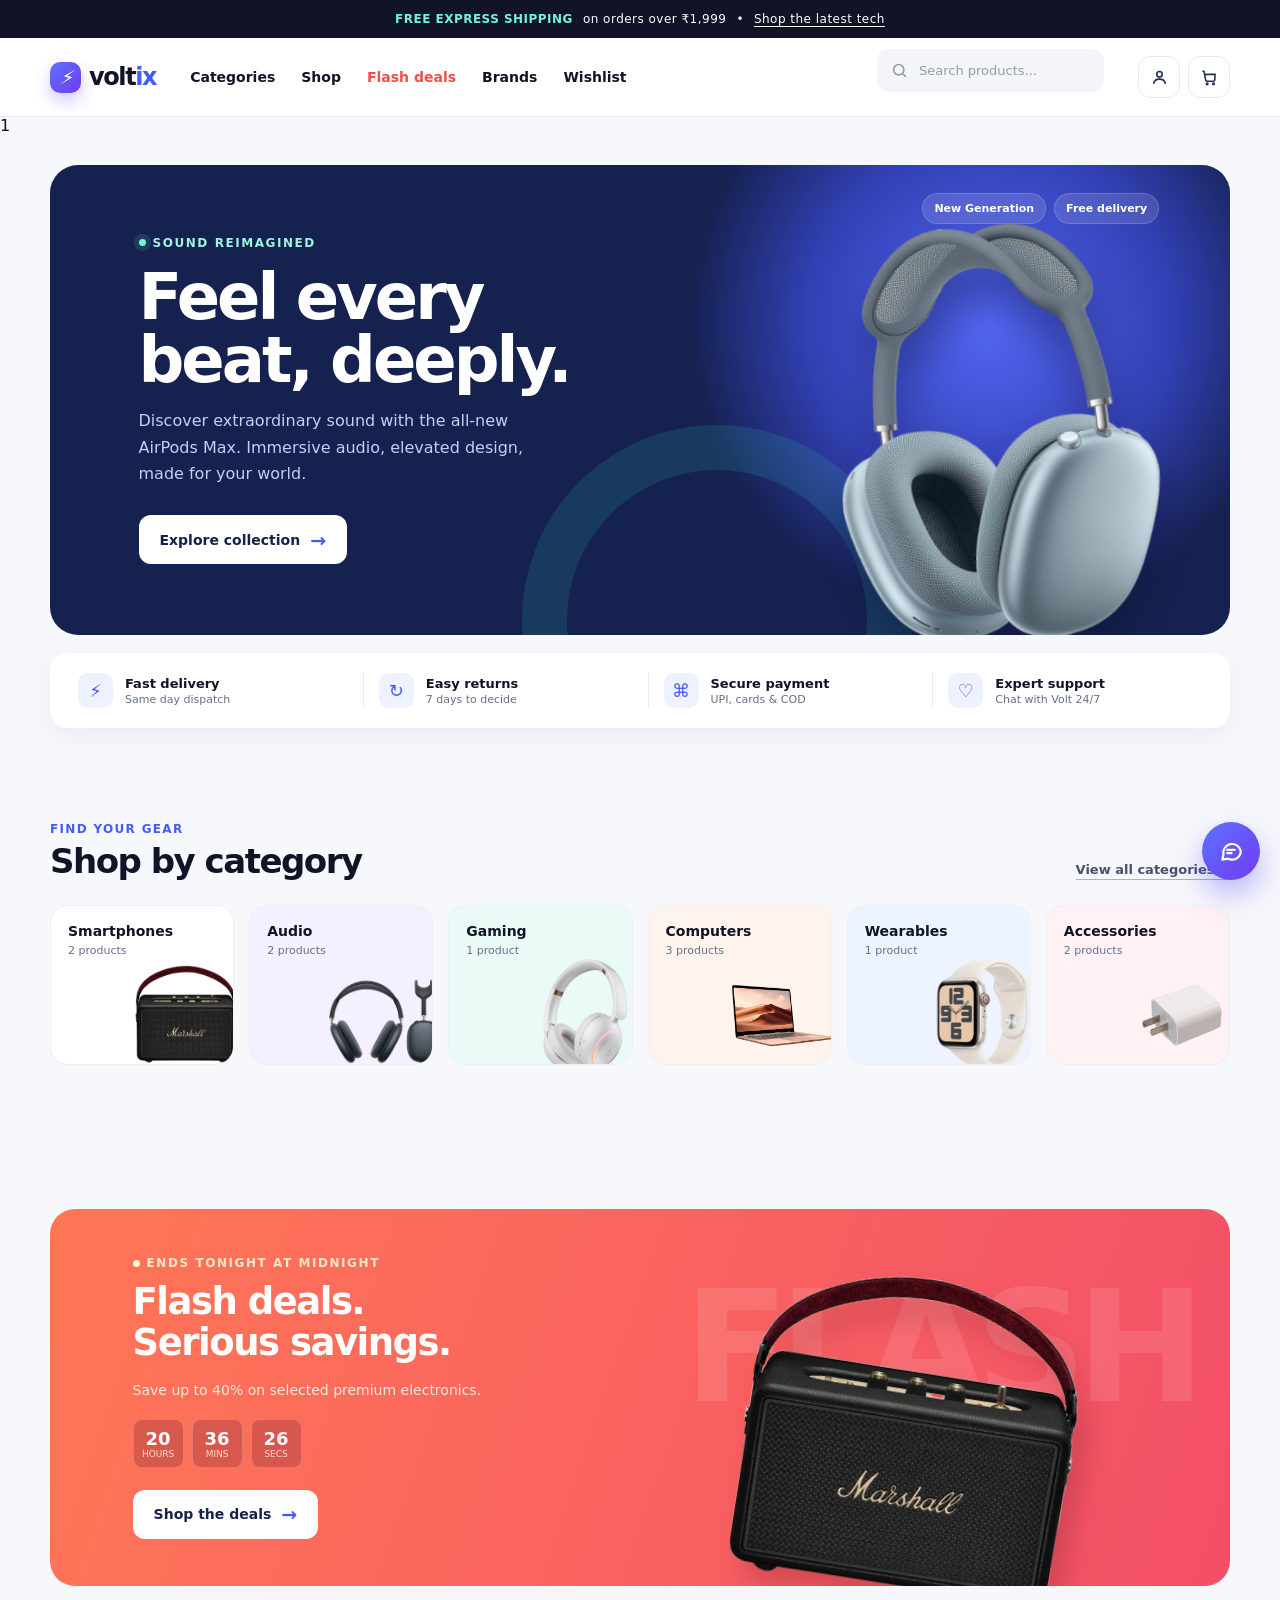
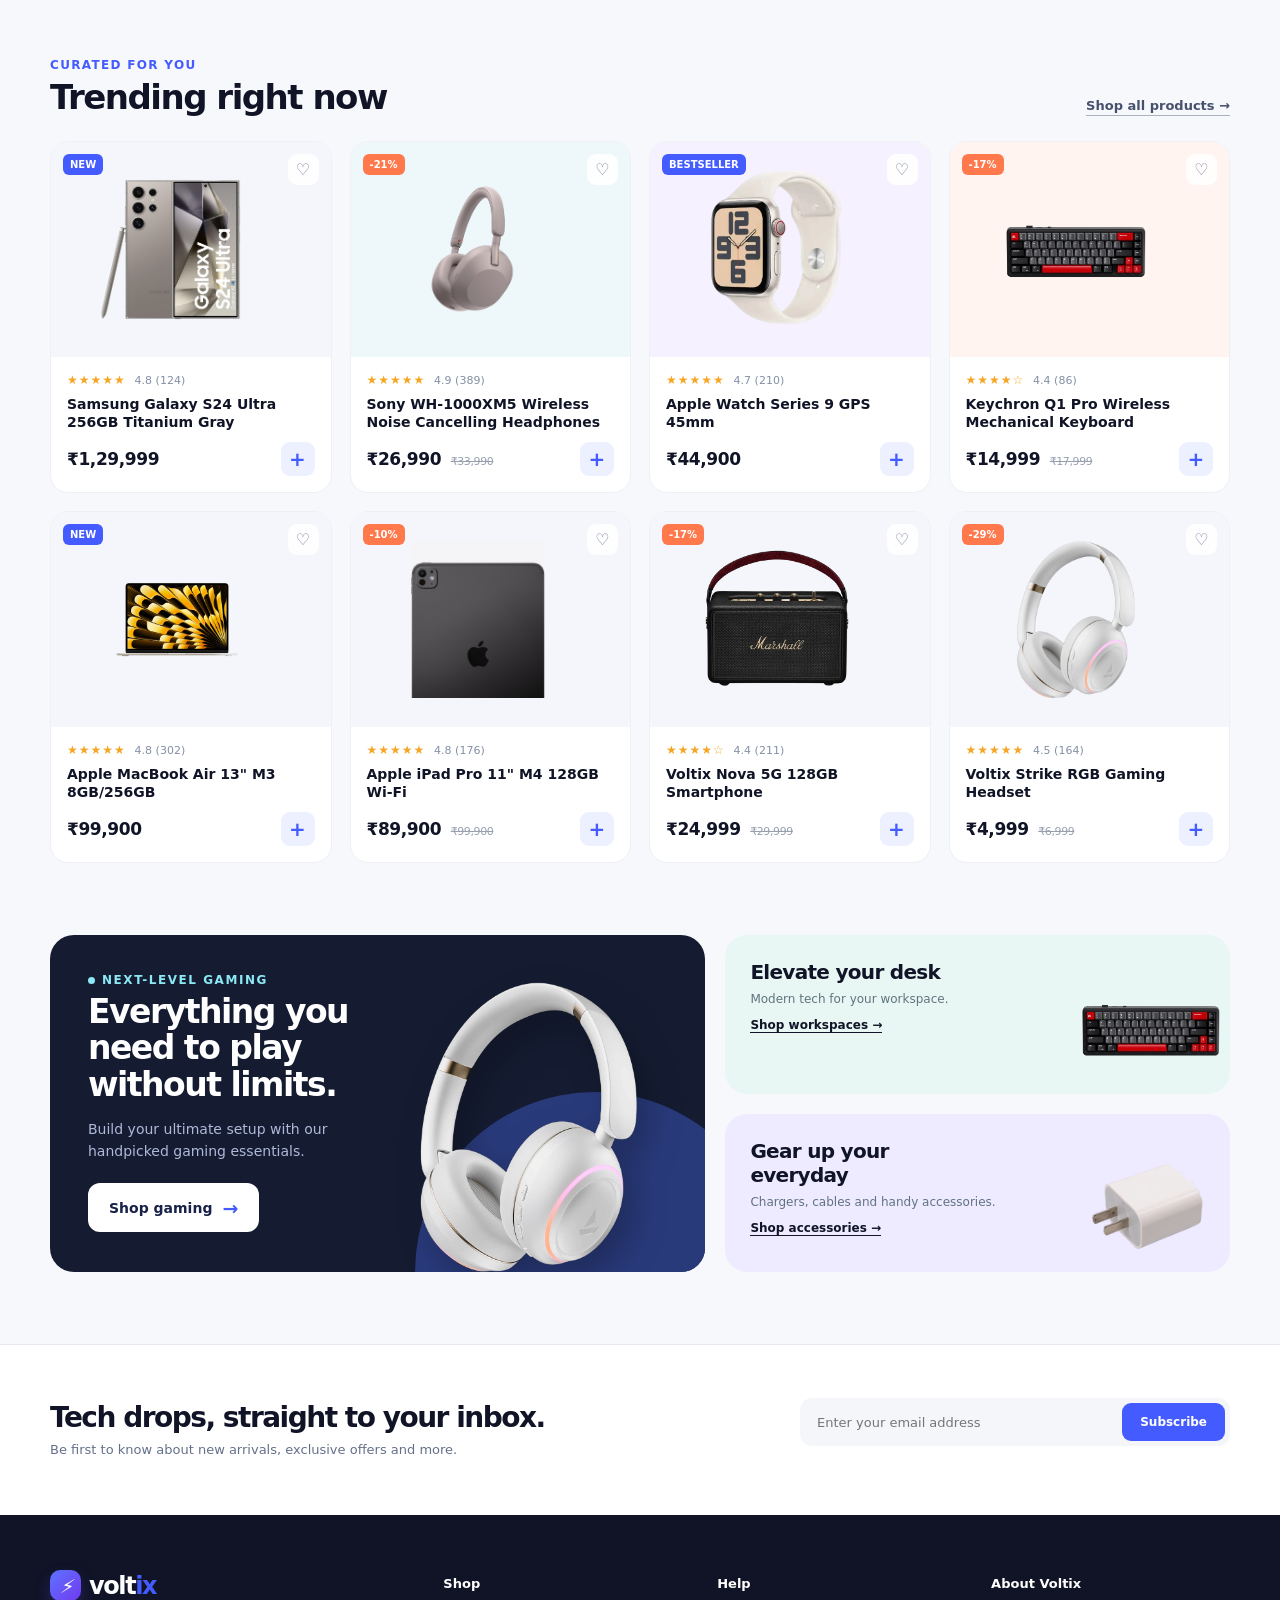
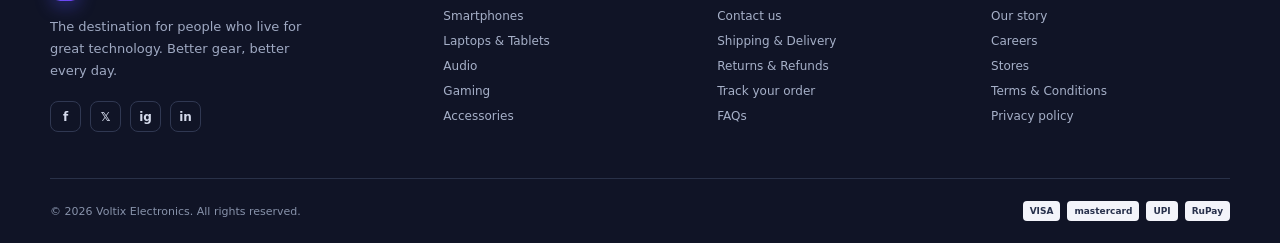
<file: index.html>
1<!DOCTYPE html>
<html lang="en">
<head>
  <meta charset="UTF-8">
  <meta name="viewport" content="width=device-width, initial-scale=1.0">
  <title>Voltix — Future Electronics</title>
  <link rel="stylesheet" href="style.css">
  <script src="products.js"></script>
  <script src="script.js"></script>
  <script src="chatbot.js"></script>
</head>
<body data-page="home">
  <div id="site-loader" aria-label="Loading Voltix">
    <div class="loader-content">
      <div class="loader-logo">⚡</div>
      <div class="loader-brand">volt<span>ix</span></div>
      <div class="loader-text">Loading your experience</div>
      <div class="loader-progress"><span></span></div>
    </div>
  </div>

  <!-- Announcement bar, header/nav, footer, toast and chatbot are injected by app.js -->

  <main>
    <div class="container hero">
      <section class="hero-card">
        <div class="hero-pills"><span>New Generation</span><span>Free delivery</span></div>
        <div class="hero-copy">
          <div class="eyebrow">Sound reimagined</div>
          <h1>Feel every<br>beat, deeply.</h1>
          <p>Discover extraordinary sound with the all-new AirPods Max. Immersive audio, elevated design, made for your world.</p>
          <a class="button" href="shop.html?cat=audio">Explore collection <span class="arrow">→</span></a>
        </div>
        <img class="hero-product" src="images/15.png" alt="Premium headphones" style="width: 27%; height: auto;">
      </section>

      <div class="trust-row">
        <div class="trust"><div class="trust-icon">⚡</div><div><b>Fast delivery</b><small>Same day dispatch</small></div></div>
        <div class="trust"><div class="trust-icon">↻</div><div><b>Easy returns</b><small>7 days to decide</small></div></div>
        <div class="trust"><div class="trust-icon">⌘</div><div><b>Secure payment</b><small>UPI, cards &amp; COD</small></div></div>
        <div class="trust"><div class="trust-icon">♡</div><div><b>Expert support</b><small>Chat with Volt 24/7</small></div></div>
      </div>
    </div>

    <section id="categories" class="container">
      <div class="section-top">
        <div><div class="section-label">Find your gear</div><h2>Shop by category</h2></div>
        <a class="view-all" href="shop.html">View all categories →</a>
      </div>
      <div class="categories">
        <a href="shop.html?cat=smartphones" data-cat="smartphones" class="category"><b>Smartphones</b><small>products</small><img src="images/4.png" alt="Smartphone"></a>
        <a href="shop.html?cat=audio" data-cat="audio" class="category"><b>Audio</b><small>products</small><img src="images/2.png" alt="Headphones"></a>
        <a href="shop.html?cat=gaming" data-cat="gaming" class="category"><b>Gaming</b><small>products</small><img src="images/9.png" alt="Gaming controller"></a>
        <a href="shop.html?cat=computers" data-cat="computers" class="category"><b>Computers</b><small>products</small><img src="images/1.png" alt="Laptop"></a>
        <a href="shop.html?cat=wearables" data-cat="wearables" class="category"><b>Wearables</b><small>products</small><img src="images/7.png" alt="Smartwatch"></a>
        <a href="shop.html?cat=accessories" data-cat="accessories" class="category"><b>Accessories</b><small>products</small><img src="images/3.png" alt="Tech accessories"></a>
      </div>
    </section>

    <section id="deals" class="container">
      <div class="deal-banner">
        <div class="eyebrow">Ends tonight at midnight</div>
        <h2>Flash deals.<br>Serious savings.</h2>
        <p>Save up to 40% on selected premium electronics.</p>
        <div class="timer" aria-label="Time left">
          <div class="time"><b>00</b><span>Hours</span></div>
          <div class="time"><b>00</b><span>Mins</span></div>
          <div class="time"><b>00</b><span>Secs</span></div>
        </div>
        <a class="button" href="shop.html?deals=1" style="margin-top:22px;">Shop the deals <span class="arrow">→</span></a>
        <img class="deal-image" src="images/4.png" alt="Smartphone on sale">
      </div>
    </section>

    <!-- Trending products are loaded live from the product APIs by app.js -->
    <section id="products" class="container">
      <div class="section-top">
        <div><div class="section-label">Curated for you</div><h2>Trending right now</h2></div>
        <a class="view-all" href="shop.html">Shop all products →</a>
      </div>
      <div class="products" id="trending-grid"></div>
    </section>

    <section id="brands" class="container">
      <div class="feature-grid">
        <article class="feature-main">
          <div class="eyebrow">Next-level gaming</div>
          <h2>Everything you need to play without limits.</h2>
          <p>Build your ultimate setup with our handpicked gaming essentials.</p>
          <a class="button" href="shop.html?cat=gaming">Shop gaming <span class="arrow">→</span></a>
          <img src="images/9.png" alt="Gaming headphones">
        </article>
        <div class="feature-side">
          <article class="side-card">
            <h3>Elevate your desk</h3>
            <p>Modern tech for your workspace.</p>
            <a href="shop.html?cat=computers">Shop workspaces →</a>
            <img src="images/8.png" alt="Desk keyboard">
          </article>
          <article class="side-card">
            <h3>Gear up your everyday</h3>
            <p>Chargers, cables and handy accessories.</p>
            <a href="shop.html?cat=accessories">Shop accessories →</a>
            <img src="images/3.png" alt="Tech accessories">
          </article>
        </div>
      </div>
    </section>

    <div class="newsletter-wrap">
      <div class="container newsletter">
        <div>
          <h2>Tech drops, straight to your inbox.</h2>
          <p>Be first to know about new arrivals, exclusive offers and more.</p>
        </div>
        <form class="email-form" action="#" method="get">
          <input type="email" aria-label="Your email address" placeholder="Enter your email address" required>
          <button type="submit">Subscribe</button>
        </form>
      </div>
    </div>
  </main>
</body>
</html>
</file>
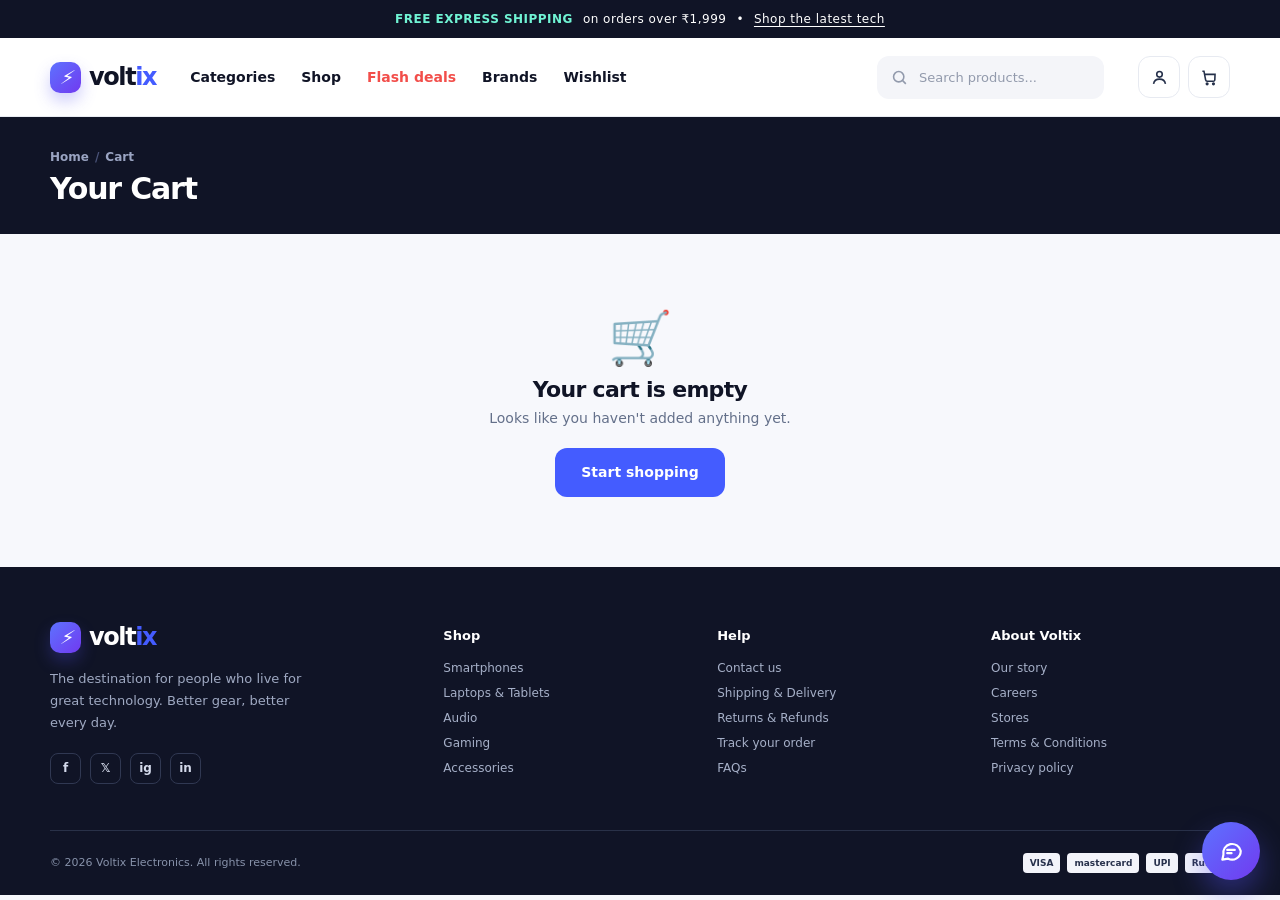
<file: cart.html>
<!DOCTYPE html>
<html lang="en">
<head>
  <meta charset="UTF-8">
  <meta name="viewport" content="width=device-width, initial-scale=1.0">
  <title>Your Cart — Voltix</title>
  <link rel="stylesheet" href="style.css">
  <script src="products.js"></script>
  <script src="script.js"></script>
  <script src="chatbot.js"></script>
</head>
<body data-page="cart">
  <div class="page-banner">
    <div class="container">
      <div class="breadcrumb"><a href="index.html">Home</a><span>/</span>Cart</div>
      <h1>Your Cart</h1>
    </div>
  </div>

  <main>
    <div id="cart-root"></div>
  </main>
</body>
</html>
</file>
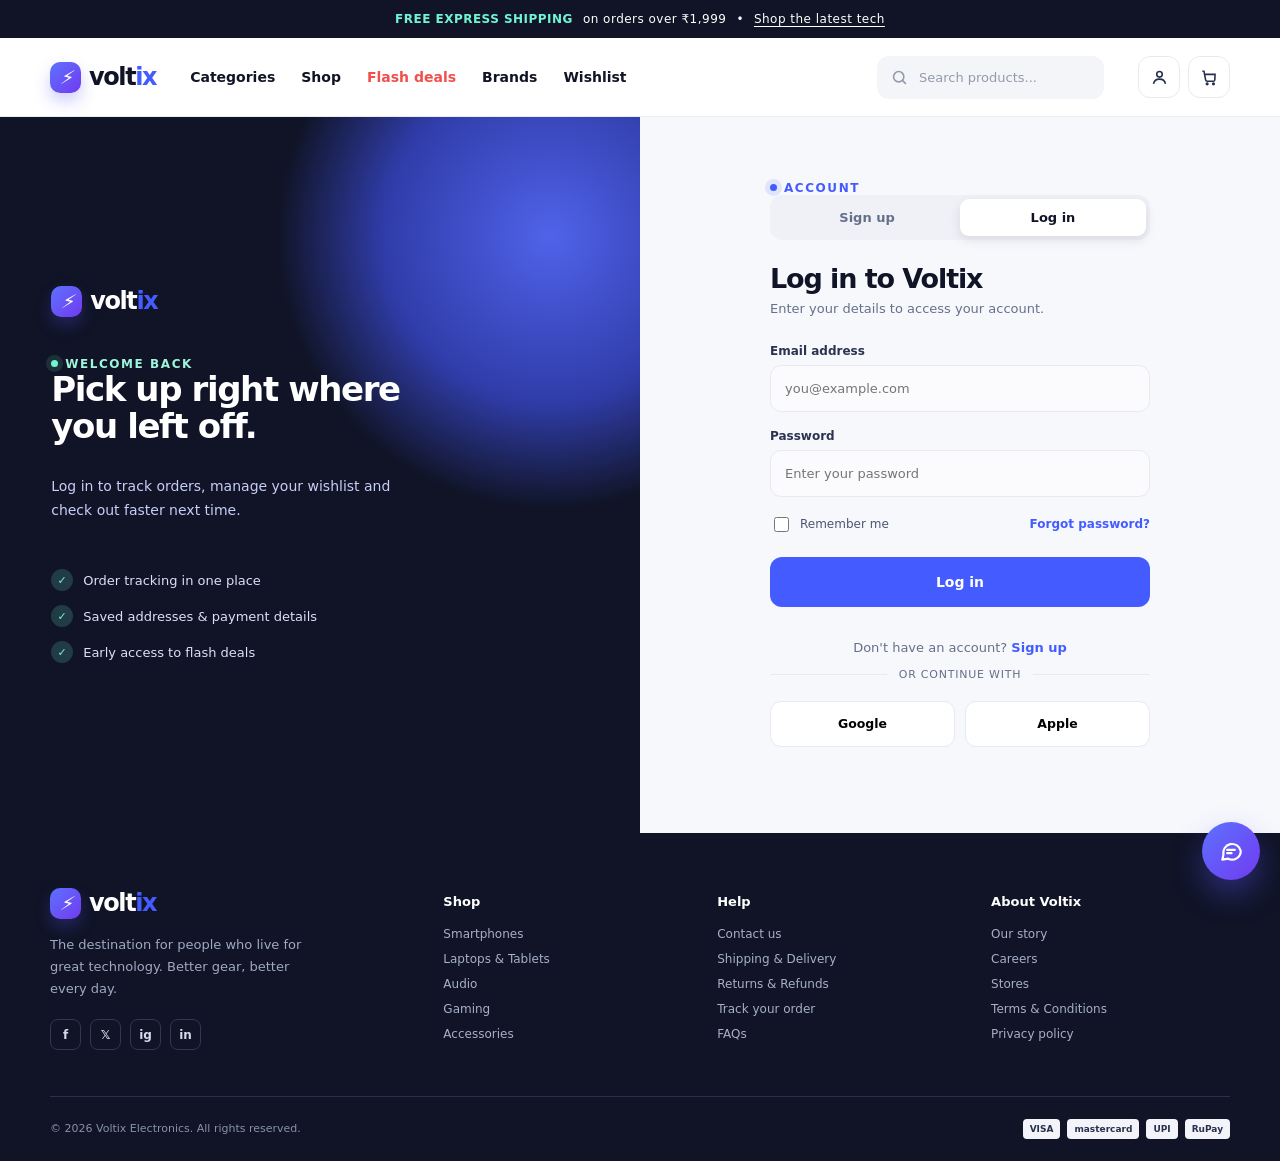
<file: login.html>
<!DOCTYPE html>
<html lang="en">
<head>
  <meta charset="UTF-8">
  <meta name="viewport" content="width=device-width, initial-scale=1.0">
  <title>Log In — Voltix</title>
  <link rel="stylesheet" href="style.css">
  <script src="products.js"></script>
  <script src="script.js"></script>
  <script src="chatbot.js"></script>
</head>
<body data-page="auth">
  <main>
    <div class="auth-wrap">
      <div class="auth-visual">
        <a href="index.html" class="logo"><i class="logo-mark"></i>volt<span>ix</span></a>
        <div class="eyebrow" style="color:#9ff4dc;">Welcome back</div>
        <h2>Pick up right where you left off.</h2>
        <p>Log in to track orders, manage your wishlist and check out faster next time.</p>
        <ul class="auth-perks">
          <li>Order tracking in one place</li>
          <li>Saved addresses &amp; payment details</li>
          <li>Early access to flash deals</li>
        </ul>
      </div>

      <div class="auth-form-side">
        <div class="auth-box">
          <div class="eyebrow">Account</div>

          <input type="radio" name="authTab" id="auth-tab-signup" class="auth-tab-input">
          <input type="radio" name="authTab" id="auth-tab-login" class="auth-tab-input" checked>
          <div class="auth-toggle">
            <label for="auth-tab-signup">Sign up</label>
            <label for="auth-tab-login">Log in</label>
          </div>

          <div class="auth-panels">
            <div class="auth-panel" id="panel-signup">
              <h1>Create your account</h1>
              <p class="auth-sub">It only takes a minute.</p>
              <form id="signup-form" action="#" method="post">
                <div class="field-row">
                  <div class="field">
                    <label for="firstName">First name</label>
                    <input type="text" id="firstName" name="first_name" placeholder="Arnav" autocomplete="given-name" required>
                  </div>
                  <div class="field">
                    <label for="lastName">Last name</label>
                    <input type="text" id="lastName" name="last_name" placeholder="Sharma" autocomplete="family-name" required>
                  </div>
                </div>
                <div class="field">
                  <label for="signupEmail">Email address</label>
                  <input type="email" id="signupEmail" name="email" placeholder="you@example.com" autocomplete="email" required>
                </div>
                <div class="field">
                  <label for="signupPassword">Password</label>
                  <input type="password" id="signupPassword" name="password" placeholder="At least 8 characters" minlength="8" autocomplete="new-password" required>
                  <div class="field-hint">Use 8+ characters with a mix of letters and numbers.</div>
                </div>
                <div class="field">
                  <label for="confirmPassword">Confirm password</label>
                  <input type="password" id="confirmPassword" name="confirm_password" placeholder="Re-enter your password" minlength="8" autocomplete="new-password" required>
                </div>
                <div class="check-row">
                  <span class="check-option"><input type="checkbox" id="newsletter" name="newsletter"><label for="newsletter">Send me deals and updates</label></span>
                </div>
                <div class="form-msg" role="alert"></div>
                <button class="auth-submit" type="submit">Create account</button>
              </form>
              <p class="auth-switch">Already have an account? <label for="auth-tab-login">Log in</label></p>
              <p class="terms-note">By creating an account, you agree to Voltix's Terms &amp; Conditions and Privacy Policy.</p>
            </div>

            <div class="auth-panel" id="panel-login">
              <h1>Log in to Voltix</h1>
              <p class="auth-sub">Enter your details to access your account.</p>
              <form id="login-form" action="#" method="post">
                <div class="field">
                  <label for="loginEmail">Email address</label>
                  <input type="email" id="loginEmail" name="email" placeholder="you@example.com" autocomplete="email" required>
                </div>
                <div class="field">
                  <label for="loginPassword">Password</label>
                  <input type="password" id="loginPassword" name="password" placeholder="Enter your password" minlength="8" autocomplete="current-password" required>
                </div>
                <div class="check-row">
                  <span class="check-option"><input type="checkbox" id="remember" name="remember"><label for="remember">Remember me</label></span>
                  <a href="#" class="forgot-link">Forgot password?</a>
                </div>
                <div class="form-msg" role="alert"></div>
                <button class="auth-submit" type="submit">Log in</button>
              </form>
              <p class="auth-switch">Don't have an account? <label for="auth-tab-signup">Sign up</label></p>
            </div>
          </div>

          <div class="auth-divider">or continue with</div>
          <div class="social-auth">
            <button type="button">Google</button>
            <button type="button">Apple</button>
          </div>
        </div>
      </div>
    </div>
  </main>
</body>
</html>
</file>
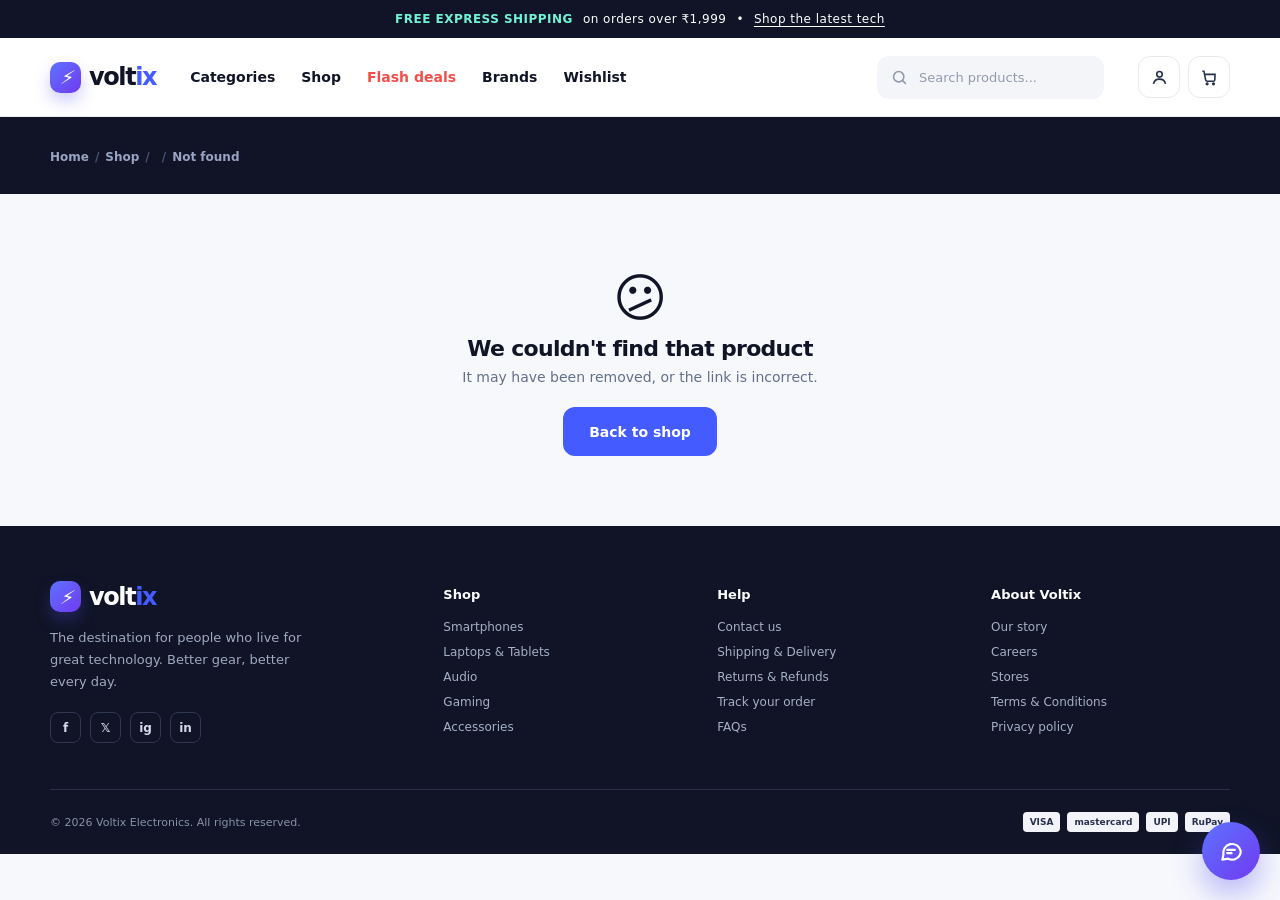
<file: product.html>
<!DOCTYPE html>
<html lang="en">
<head>
  <meta charset="UTF-8">
  <meta name="viewport" content="width=device-width, initial-scale=1.0">
  <title>Product — Voltix</title>
  <link rel="stylesheet" href="style.css">
  <script src="products.js"></script>
  <script src="script.js"></script>
  <script src="chatbot.js"></script>
</head>
<body data-page="product">
  <div class="page-banner">
    <div class="container">
      <div class="breadcrumb"><a href="index.html">Home</a><span>/</span><a href="shop.html">Shop</a><span>/</span><span id="bc-cat" style="margin:0;color:inherit"></span><span>/</span><span id="bc-current" style="margin:0;color:inherit">Loading…</span></div>
    </div>
  </div>

  <!-- ONE template for every product. Open it as product.html?id=<product id>;
       app.js fetches that product from the API and fills this container. -->
  <main>
    <div id="product-root"></div>
  </main>
</body>
</html>
</file>
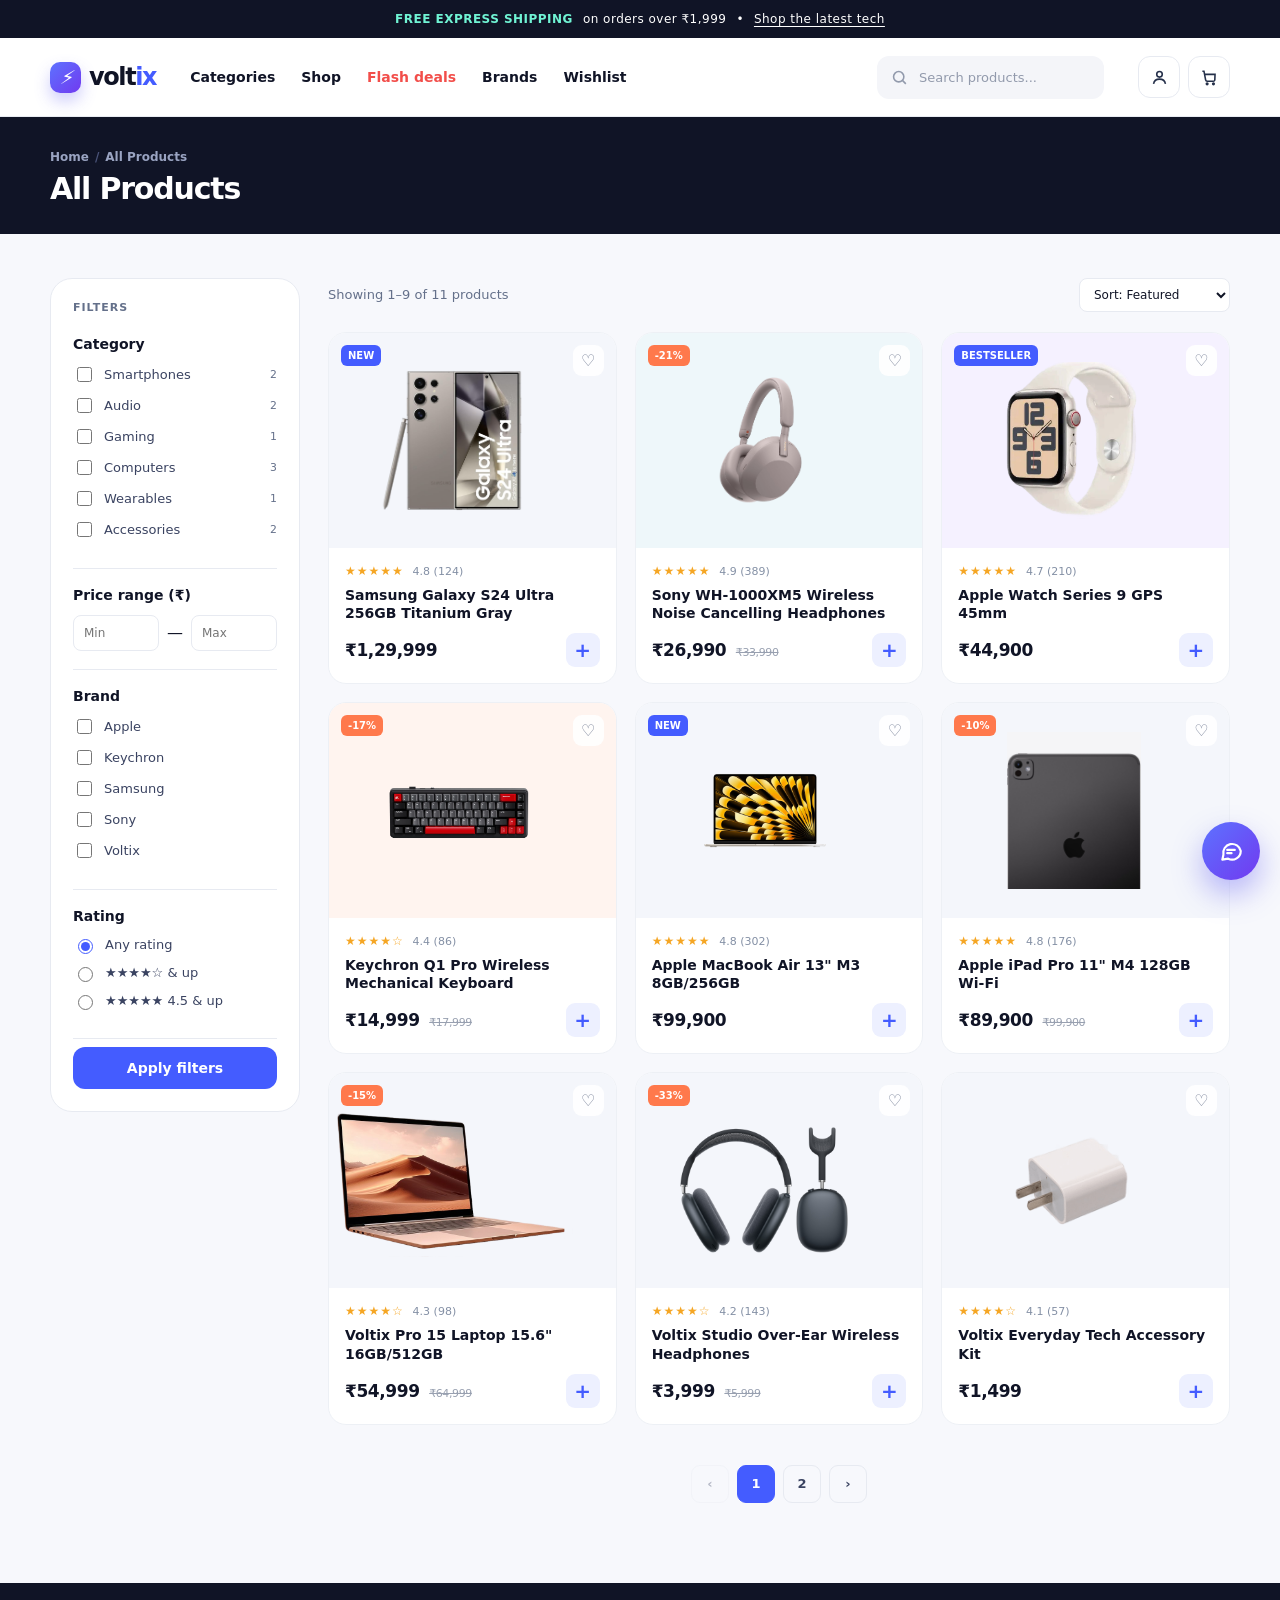
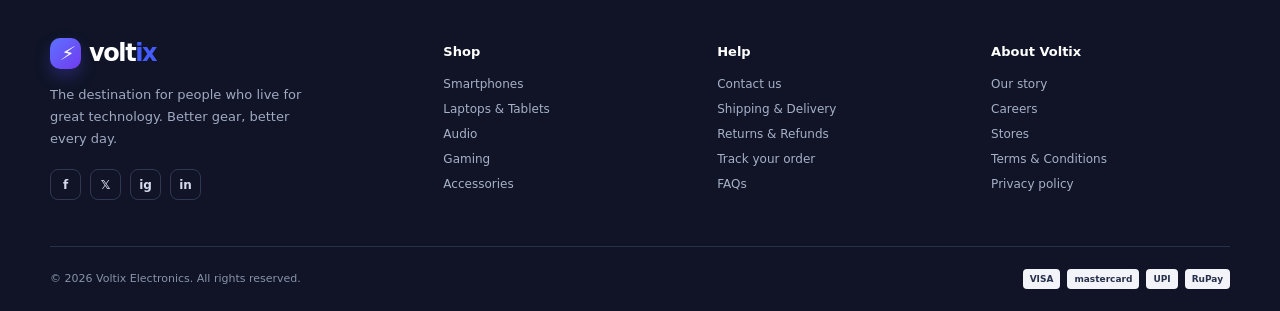
<file: shop.html>
<!DOCTYPE html>
<html lang="en">
<head>
  <meta charset="UTF-8">
  <meta name="viewport" content="width=device-width, initial-scale=1.0">
  <title>Shop All Products — Voltix</title>
  <link rel="stylesheet" href="style.css">
  <script src="products.js"></script>
  <script src="script.js"></script>
  <script src="chatbot.js"></script>
</head>
<body data-page="shop">
  <div class="page-banner">
    <div class="container">
      <div class="breadcrumb"><a href="index.html">Home</a><span>/</span><span id="bc-current" style="margin:0;color:inherit">Shop</span></div>
      <h1 id="page-title">All Products</h1>
    </div>
  </div>

  <main>
    <div class="container shop-layout">
      <input type="checkbox" id="filters-toggle" class="filters-toggle-input">
      <label for="filters-toggle" class="filters-toggle-btn">
        <svg viewBox="0 0 24 24" width="16" height="16" stroke="currentColor" stroke-width="2" fill="none"><path d="M4 6h16M7 12h10M10 18h4"></path></svg>
        Filters
      </label>
      <aside class="filters">
        <h4>Filters</h4>
        <div class="filter-group">
          <div class="f-title">Category</div>
          <div id="filter-cats"></div>
        </div>
        <div class="filter-group">
          <div class="f-title">Price range (₹)</div>
          <div class="price-inputs">
            <input type="number" id="price-min" min="0" placeholder="Min" aria-label="Minimum price in rupees">
            <span>—</span>
            <input type="number" id="price-max" min="0" placeholder="Max" aria-label="Maximum price in rupees">
          </div>
        </div>
        <div class="filter-group">
          <div class="f-title">Brand</div>
          <div id="filter-brands" class="filter-scroll"></div>
        </div>
        <div class="filter-group">
          <div class="f-title">Rating</div>
          <div class="filter-option"><input type="radio" name="rating" id="r0" value="0" checked><label for="r0">Any rating</label></div>
          <div class="filter-option"><input type="radio" name="rating" id="r1" value="4"><label for="r1">★★★★☆ &amp; up</label></div>
          <div class="filter-option"><input type="radio" name="rating" id="r2" value="4.5"><label for="r2">★★★★★ 4.5 &amp; up</label></div>
        </div>
        <button class="button" type="button" id="apply-filters" style="width:100%;">Apply filters</button>
      </aside>

      <div>
        <div class="shop-toolbar">
          <span id="shop-count">Loading products…</span>
          <select id="sort-select" aria-label="Sort products">
            <option value="featured">Sort: Featured</option>
            <option value="price-asc">Price: Low to High</option>
            <option value="price-desc">Price: High to Low</option>
            <option value="new">Newest first</option>
            <option value="rating">Top rated</option>
            <option value="discount">Biggest discount</option>
          </select>
        </div>
        <div class="chip-row" id="active-chips"></div>

        <!-- Products are rendered by app.js from the live product APIs -->
        <div class="shop-products" id="shop-grid"></div>

        <nav class="pagination" id="pagination" aria-label="Product pages"></nav>
      </div>
    </div>
  </main>
</body>
</html>
</file>
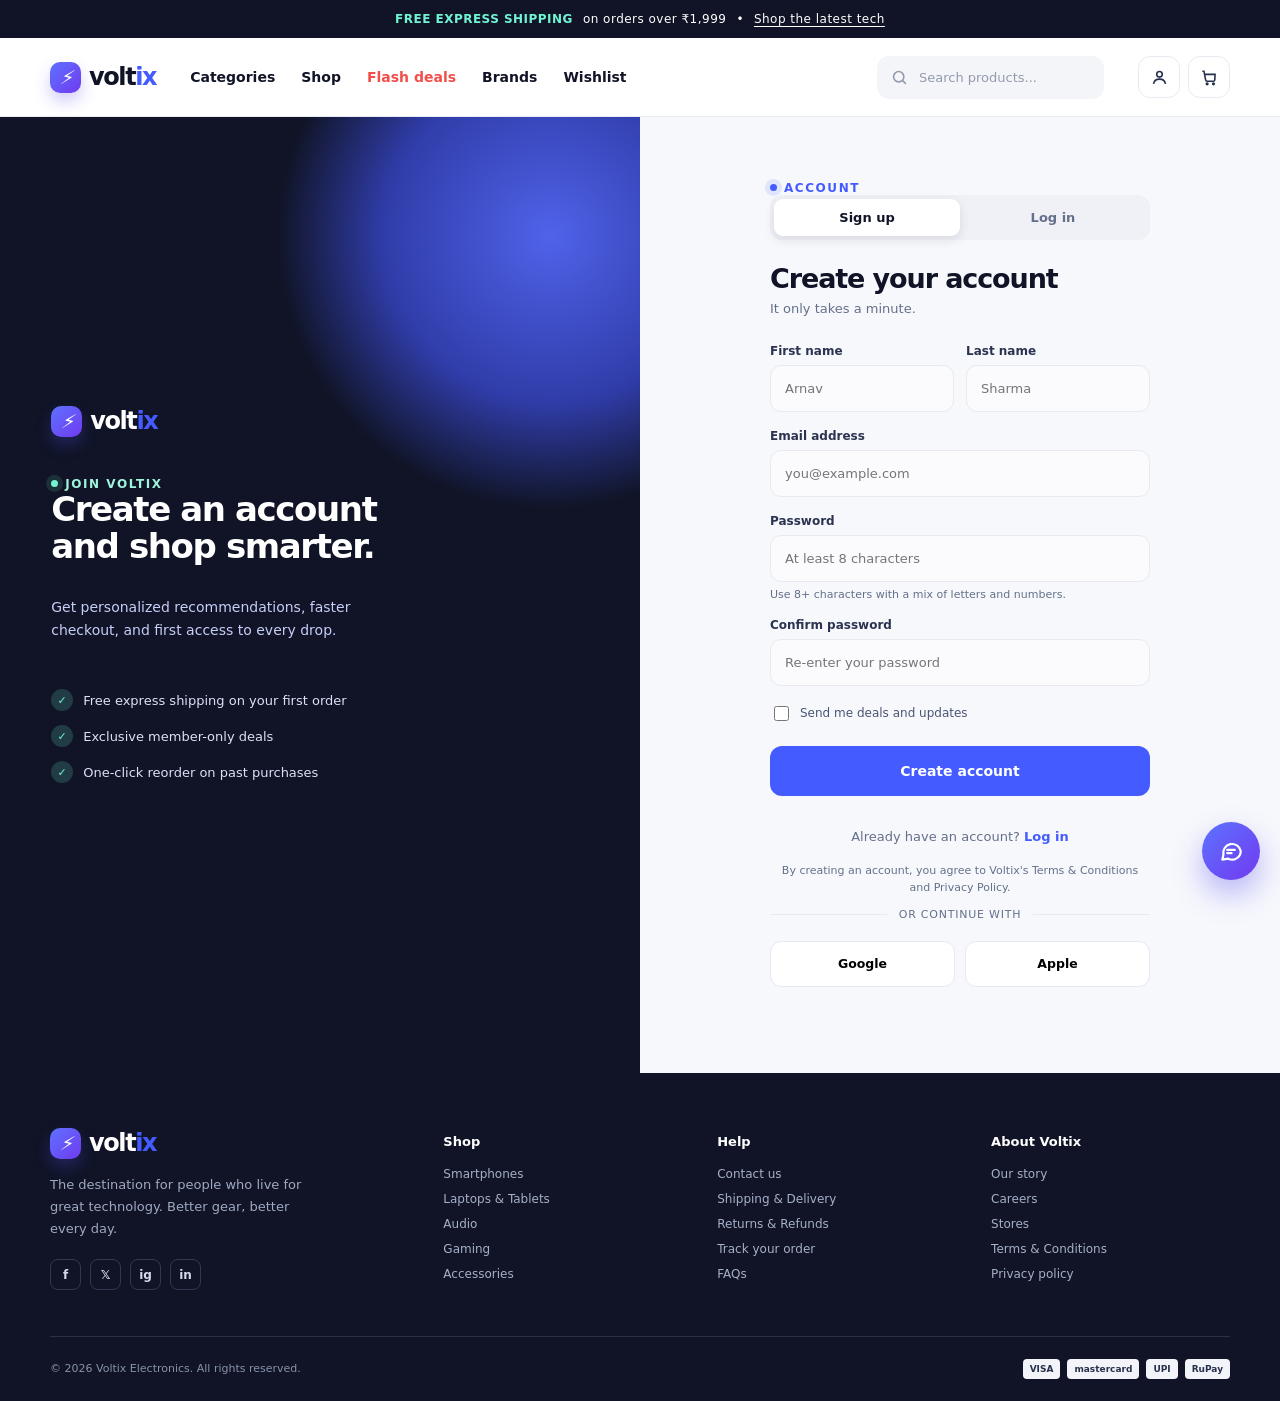
<file: signup.html>
<!DOCTYPE html>
<html lang="en">
<head>
  <meta charset="UTF-8">
  <meta name="viewport" content="width=device-width, initial-scale=1.0">
  <title>Sign Up — Voltix</title>
  <link rel="stylesheet" href="style.css">
  <script src="products.js"></script>
  <script src="script.js"></script>
  <script src="chatbot.js"></script>
</head>
<body data-page="auth">
  <main>
    <div class="auth-wrap">
      <div class="auth-visual">
        <a href="index.html" class="logo"><i class="logo-mark"></i>volt<span>ix</span></a>
        <div class="eyebrow" style="color:#9ff4dc;">Join Voltix</div>
        <h2>Create an account and shop smarter.</h2>
        <p>Get personalized recommendations, faster checkout, and first access to every drop.</p>
        <ul class="auth-perks">
          <li>Free express shipping on your first order</li>
          <li>Exclusive member-only deals</li>
          <li>One-click reorder on past purchases</li>
        </ul>
      </div>

      <div class="auth-form-side">
        <div class="auth-box">
          <div class="eyebrow">Account</div>

          <input type="radio" name="authTab" id="auth-tab-signup" class="auth-tab-input" checked>
          <input type="radio" name="authTab" id="auth-tab-login" class="auth-tab-input">
          <div class="auth-toggle">
            <label for="auth-tab-signup">Sign up</label>
            <label for="auth-tab-login">Log in</label>
          </div>

          <div class="auth-panels">
            <div class="auth-panel" id="panel-signup">
              <h1>Create your account</h1>
              <p class="auth-sub">It only takes a minute.</p>
              <form id="signup-form" action="#" method="post">
                <div class="field-row">
                  <div class="field">
                    <label for="firstName">First name</label>
                    <input type="text" id="firstName" name="first_name" placeholder="Arnav" autocomplete="given-name" required>
                  </div>
                  <div class="field">
                    <label for="lastName">Last name</label>
                    <input type="text" id="lastName" name="last_name" placeholder="Sharma" autocomplete="family-name" required>
                  </div>
                </div>
                <div class="field">
                  <label for="signupEmail">Email address</label>
                  <input type="email" id="signupEmail" name="email" placeholder="you@example.com" autocomplete="email" required>
                </div>
                <div class="field">
                  <label for="signupPassword">Password</label>
                  <input type="password" id="signupPassword" name="password" placeholder="At least 8 characters" minlength="8" autocomplete="new-password" required>
                  <div class="field-hint">Use 8+ characters with a mix of letters and numbers.</div>
                </div>
                <div class="field">
                  <label for="confirmPassword">Confirm password</label>
                  <input type="password" id="confirmPassword" name="confirm_password" placeholder="Re-enter your password" minlength="8" autocomplete="new-password" required>
                </div>
                <div class="check-row">
                  <span class="check-option"><input type="checkbox" id="newsletter" name="newsletter"><label for="newsletter">Send me deals and updates</label></span>
                </div>
                <div class="form-msg" role="alert"></div>
                <button class="auth-submit" type="submit">Create account</button>
              </form>
              <p class="auth-switch">Already have an account? <label for="auth-tab-login">Log in</label></p>
              <p class="terms-note">By creating an account, you agree to Voltix's Terms &amp; Conditions and Privacy Policy.</p>
            </div>

            <div class="auth-panel" id="panel-login">
              <h1>Log in to Voltix</h1>
              <p class="auth-sub">Enter your details to access your account.</p>
              <form id="login-form" action="#" method="post">
                <div class="field">
                  <label for="loginEmail">Email address</label>
                  <input type="email" id="loginEmail" name="email" placeholder="you@example.com" autocomplete="email" required>
                </div>
                <div class="field">
                  <label for="loginPassword">Password</label>
                  <input type="password" id="loginPassword" name="password" placeholder="Enter your password" minlength="8" autocomplete="current-password" required>
                </div>
                <div class="check-row">
                  <span class="check-option"><input type="checkbox" id="remember" name="remember"><label for="remember">Remember me</label></span>
                  <a href="#" class="forgot-link">Forgot password?</a>
                </div>
                <div class="form-msg" role="alert"></div>
                <button class="auth-submit" type="submit">Log in</button>
              </form>
              <p class="auth-switch">Don't have an account? <label for="auth-tab-signup">Sign up</label></p>
            </div>
          </div>

          <div class="auth-divider">or continue with</div>
          <div class="social-auth">
            <button type="button">Google</button>
            <button type="button">Apple</button>
          </div>
        </div>
      </div>
    </div>
  </main>
</body>
</html>
</file>
<file: style.css>
:root {
      --ink: #101426;
      --muted: #64708a;
      --line: #e7eaf1;
      --blue: #445cff;
      --violet: #7848f8;
      --mint: #23d8b3;
      --orange: #ff794c;
      --bg: #f7f8fc;
      --card: #ffffff;
      --shadow: 0 18px 50px rgba(26, 36, 77, .10);
      --radius: 22px;
    }

    * { box-sizing: border-box; }
    html { scroll-behavior: smooth; }
    body {
      margin: 0;
      font-family: Inter, ui-sans-serif, system-ui, -apple-system, BlinkMacSystemFont, "Segoe UI", sans-serif;
      color: var(--ink);
      background: var(--bg);
      overflow-x: hidden;
    }

    a { color: inherit; text-decoration: none; }
    button { font: inherit; cursor: pointer; }
    img { display: block; max-width: 100%; }
    .container { width: min(1180px, calc(100% - 40px)); margin: auto; }

    /* Fixed top bar: announcement strip + main nav both stay pinned
       to the viewport at all times, on desktop AND mobile. Since the
       header leaves normal document flow, body gets matching
       padding-top below so page content never sits underneath it. */
    body { padding-top: 116px; }

    .announcement {
      background: #101426;
      color: #fff;
      font-size: 12px;
      letter-spacing: .04em;
      position: fixed;
      top: 0;
      left: 0;
      right: 0;
      z-index: 21;
    }
    .announcement .container {
      height: 38px;
      display: flex;
      align-items: center;
      justify-content: center;
      gap: 10px;
    }
    .announcement strong { color: #70f4d4; }
    .announcement a { text-decoration: underline; text-underline-offset: 3px; }

    header {
      background: rgba(255,255,255,.95);
      backdrop-filter: blur(12px);
      position: fixed;
      top: 38px;
      left: 0;
      right: 0;
      z-index: 20;
      border-bottom: 1px solid rgba(231,234,241,.85);
    }
    .nav {
      min-height: 78px;
      display: flex;
      align-items: center;
      gap: 34px;
      position: relative;
    }

    /* Mobile menu toggle (checkbox hack — no JS). Lives inside <nav>. */
    .nav-toggle { position: absolute; opacity: 0; pointer-events: none; }
    .nav-burger {
      display: none;
      flex-direction: column;
      justify-content: center;
      align-items: center;
      gap: 5px;
      width: 42px;
      height: 42px;
      border: 1px solid var(--line);
      border-radius: 12px;
      background: white;
      cursor: pointer;
      flex-shrink: 0;
    }
    .nav-burger span { width: 20px; height: 2px; background: var(--ink); border-radius: 2px; transition: .25s ease; }
    .nav-toggle:checked ~ .nav-burger span:nth-child(1) { transform: translateY(7px) rotate(45deg); }
    .nav-toggle:checked ~ .nav-burger span:nth-child(2) { opacity: 0; }
    .nav-toggle:checked ~ .nav-burger span:nth-child(3) { transform: translateY(-7px) rotate(-45deg); }
    .logo {
      display: flex;
      align-items: center;
      font-size: 24px;
      font-weight: 850;
      letter-spacing: -1.4px;
      white-space: nowrap;
    }
    .logo-mark {
      width: 31px;
      height: 31px;
      border-radius: 10px;
      margin-right: 8px;
      background: linear-gradient(135deg, #5d72ff, #713af0);
      position: relative;
      box-shadow: 0 8px 16px rgba(84, 79, 242, .28);
    }
    .logo-mark:before {
      content: "⚡";
      color: white;
      font-size: 19px;
      position: absolute;
      inset: 0;
      display: grid;
      place-items: center;
    }
    .logo span { color: var(--blue); }

    .nav-links { display: flex; align-items: center; gap: 26px; font-size: 14px; font-weight: 650; }
    .nav-links a { transition: color .2s; }
    .nav-links a:hover { color: var(--blue); }
    .nav-links .sale { color: #f24e4a; }
    .search {
      margin-left: auto;
      min-width: 205px;
      height: 43px;
      display: flex;
      align-items: center;
      gap: 8px;
      padding: 0 13px;
      color: #929aac;
      background: #f4f5f9;
      border-radius: 12px;
      font-size: 13px;
    }
    .search svg, .icon-btn svg { width: 19px; height: 19px; stroke: currentColor; fill: none; stroke-width: 2; }
    .nav-actions { display: flex; gap: 8px; }
    .icon-btn {
      width: 42px;
      height: 42px;
      display: grid;
      place-items: center;
      border: 1px solid var(--line);
      border-radius: 12px;
      background: white;
      color: #25304a;
      position: relative;
      transition: .2s;
    }
    .icon-btn:hover { border-color: var(--blue); color: var(--blue); transform: translateY(-2px); }
    .count {
      position: absolute;
      right: -5px;
      top: -5px;
      width: 17px;
      height: 17px;
      background: var(--blue);
      border: 2px solid white;
      border-radius: 50%;
      color: white;
      font-size: 10px;
      font-weight: 800;
      display: grid;
      place-items: center;
    }

    .hero { padding: 30px 0 22px; }
    .hero-card {
      min-height: 470px;
      overflow: hidden;
      border-radius: 28px;
      color: white;
      background: #15214f;
      position: relative;
      isolation: isolate;
      display: flex;
      align-items: center;
      padding: 60px 7.5%;
    }
    .hero-card:before {
      content: "";
      position: absolute;
      z-index: -1;
      width: 620px;
      height: 620px;
      border-radius: 50%;
      right: -70px;
      top: -155px;
      background: radial-gradient(circle, #576bff 0, #3341b7 42%, transparent 69%);
      opacity: .95;
    }
    .hero-card:after {
      content: "";
      position: absolute;
      z-index: -1;
      width: 300px;
      height: 300px;
      border-radius: 50%;
      left: 40%;
      bottom: -180px;
      border: 45px solid rgba(59, 225, 202, .13);
    }
    .hero-copy { max-width: 515px; }
    .eyebrow {
      display: inline-flex;
      align-items: center;
      gap: 7px;
      color: #9ff4dc;
      font-size: 12px;
      font-weight: 800;
      letter-spacing: .13em;
      text-transform: uppercase;
    }
    .eyebrow:before { content: ""; width: 7px; height: 7px; border-radius: 50%; background: #72f5ce; box-shadow: 0 0 0 5px rgba(113,245,206,.12); }
    h1 {
      margin: 16px 0;
      font-size: clamp(38px, 5vw, 64px);
      letter-spacing: -3px;
      line-height: .99;
    }
    .hero-copy p { color: #c6cef7; max-width: 425px; font-size: 16px; line-height: 1.65; margin: 0 0 28px; }
    .button {
      display: inline-flex;
      height: 49px;
      padding: 0 21px;
      align-items: center;
      justify-content: center;
      gap: 10px;
      background: white;
      border: 0;
      border-radius: 12px;
      color: #182248;
      font-size: 14px;
      font-weight: 800;
      transition: transform .2s, box-shadow .2s;
    }
    .button:hover { transform: translateY(-3px); box-shadow: 0 12px 25px rgba(0,0,0,.19); }
    .button .arrow { color: var(--blue); font-size: 19px; }
    .hero-product {
      position: absolute;
      right: 6.5%;
      bottom: -8px;
      width: min(46%, 485px);
      filter: drop-shadow(0 29px 22px rgba(6, 11, 45, .35));
      transform: rotate(-7deg);
      z-index: -0;
    }
    .hero-pills { position: absolute; right: 6%; top: 28px; display: flex; gap: 8px; }
    .hero-pills span { font-size: 11px; font-weight: 750; padding: 8px 11px; background: rgba(255,255,255,.13); border: 1px solid rgba(255,255,255,.17); border-radius: 30px; backdrop-filter: blur(5px); }

    .trust-row {
      background: white;
      border-radius: 17px;
      margin-top: 18px;
      box-shadow: 0 8px 25px rgba(31,45,94,.06);
      padding: 20px 28px;
      display: grid;
      grid-template-columns: repeat(4, 1fr);
      gap: 15px;
    }
    .trust { display: flex; align-items: center; gap: 12px; padding-left: 15px; border-left: 1px solid var(--line); }
    .trust:first-child { border: none; padding-left: 0; }
    .trust-icon { width: 35px; height: 35px; border-radius: 10px; display: grid; place-items: center; background: #eef1ff; color: var(--blue); font-size: 18px; }
    .trust b { display: block; font-size: 13px; }
    .trust small { display: block; color: var(--muted); font-size: 11px; margin-top: 2px; }

    section { padding: 72px 0 0; }
    .section-top { display: flex; align-items: end; justify-content: space-between; margin-bottom: 25px; }
    .section-label { color: var(--blue); font-size: 12px; font-weight: 850; letter-spacing: .11em; text-transform: uppercase; }
    h2 { margin: 7px 0 0; font-size: clamp(26px, 3vw, 34px); line-height: 1.1; letter-spacing: -1.5px; }
    .view-all { color: #46516d; font-size: 13px; font-weight: 750; border-bottom: 1px solid #aab1bf; padding-bottom: 2px; transition: .2s; }
    .view-all:hover { color: var(--blue); border-color: var(--blue); }

    .categories { display: grid; grid-template-columns: repeat(6, 1fr); gap: 15px; }
    .category {
      height: 160px;
      padding: 17px;
      border-radius: 18px;
      overflow: hidden;
      position: relative;
      background: white;
      border: 1px solid #edf0f5;
      transition: .25s ease;
    }
    .category:hover { transform: translateY(-6px); box-shadow: var(--shadow); border-color: transparent; }
    .category b { position: relative; z-index: 1; font-size: 14px; }
    .category small { display: block; position: relative; z-index: 1; color: var(--muted); margin-top: 5px; font-size: 11px; }
    .category img { width: 112px; height: 112px; object-fit: contain; position: absolute; right: -9px; bottom: -7px; transition: transform .3s; }
    .category:hover img { transform: scale(1.1) rotate(-4deg); }
    .category:nth-child(2) { background: #f4f0ff; }
    .category:nth-child(3) { background: #eafbf7; }
    .category:nth-child(4) { background: #fff4ed; }
    .category:nth-child(5) { background: #edf4ff; }
    .category:nth-child(6) { background: #fff1f4; }

    .deal-banner {
      margin-top: 72px;
      min-height: 300px;
      border-radius: 25px;
      position: relative;
      overflow: hidden;
      background: linear-gradient(109deg, #ff7756, #f34f68);
      color: white;
      padding: 47px 7%;
    }
    .deal-banner:before {
      content: "FLASH";
      font-size: 155px;
      font-weight: 900;
      letter-spacing: -11px;
      position: absolute;
      right: 3%;
      top: 48px;
      color: rgba(255,255,255,.11);
    }
    .deal-banner .eyebrow { color: #ffe5ca; }
    .deal-banner .eyebrow:before { background: #fff4d4; box-shadow: none; }
    .deal-banner h2 { max-width: 430px; font-size: 37px; margin: 12px 0 18px; position: relative; }
    .deal-banner p { margin: 0 0 21px; font-size: 14px; color: #ffe7de; position: relative; }
    .timer { display: flex; gap: 8px; position: relative; }
    .time { width: 51px; padding: 8px 3px; background: rgba(105, 22, 42, .25); border: 1px solid rgba(255,255,255,.22); border-radius: 9px; text-align: center; }
    .time b { display:block; font-size: 18px; }
    .time span { font-size: 9px; text-transform: uppercase; opacity: .8; }
    .deal-image { position: absolute; height: 365px; width: 455px; object-fit: contain; right: 8%; bottom: -34px; transform: rotate(9deg); filter: drop-shadow(15px 17px 14px rgba(102,18,32,.25)); }

    .products { display: grid; grid-template-columns: repeat(4, 1fr); gap: 18px; }
    .product {
      border-radius: 18px;
      background: var(--card);
      border: 1px solid #edf0f5;
      overflow: hidden;
      position: relative;
      transition: .25s;
    }
    .product:hover { transform: translateY(-6px); box-shadow: var(--shadow); border-color: transparent; }
    .product-media { height: 215px; display: grid; place-items: center; background: #f4f6fb; position: relative; overflow: hidden; }
    .product:nth-child(2) .product-media { background: #eef7fa; }
    .product:nth-child(3) .product-media { background: #f5f1ff; }
    .product:nth-child(4) .product-media { background: #fff4ef; }
    .product-media img { height: 185px; width: 85%; object-fit: contain; transition: transform .35s; }
    .product:hover .product-media img { transform: scale(1.08); }
    .badge { position: absolute; left: 12px; top: 12px; color: white; background: var(--blue); border-radius: 6px; padding: 5px 7px; font-size: 10px; font-weight: 850; }
    .badge.hot { background: var(--orange); }
    .wish { position: absolute; top: 12px; right: 12px; width: 31px; height: 31px; display: grid; place-items: center; border-radius: 9px; color: #737d93; background: rgba(255,255,255,.9); font-size: 18px; transition: .2s; }
    .wish:hover { color: #ed5570; transform: scale(1.1); }
    .product-info { padding: 16px; }
    .rating { color: #f5a624; font-size: 12px; letter-spacing: 1px; }
    .rating em { color: #8490a5; font-style: normal; letter-spacing: 0; font-size: 11px; margin-left: 4px; }
    .product h3 { margin: 8px 0 11px; height: 36px; font-size: 14px; line-height: 1.3; }
    .price-row { display: flex; align-items: center; justify-content: space-between; }
    .price { font-size: 17px; font-weight: 850; letter-spacing: -.4px; }
    .old-price { color: #98a0b0; font-size: 11px; text-decoration: line-through; margin-left: 4px; font-weight: 500; }
    .cart-add { width: 34px; height: 34px; border: 0; display: grid; place-items: center; border-radius: 9px; background: #edf0ff; color: var(--blue); font-weight: 900; font-size: 20px; transition: .2s; }
    .cart-add:hover { background: var(--blue); color: white; }

    .feature-grid { display: grid; grid-template-columns: 1.13fr .87fr; gap: 20px; padding-bottom: 72px; }
    .feature-main {
      min-height: 337px;
      padding: 38px;
      border-radius: 24px;
      color: white;
      overflow: hidden;
      position: relative;
      background: #151c32;
    }
    .feature-main:after { content:""; position:absolute; width:360px; height:360px; border-radius:50%; background:#293a7b; right:-70px; bottom:-180px; }
    .feature-main .eyebrow { color: #8be8f4; }
    .feature-main .eyebrow:before { background: #8be8f4; box-shadow: none; }
    .feature-main h2 { position: relative; z-index: 1; max-width: 330px; font-size: 33px; }
    .feature-main p { position:relative; z-index:1; max-width:300px; color:#aeb9d8; font-size:14px; line-height:1.55; margin:16px 0 21px; }
    .feature-main img { position:absolute; z-index:1; height:290px; width:315px; object-fit:contain; right: 3%; bottom: 0; filter: drop-shadow(11px 16px 16px rgba(0,0,0,.25)); }
    .feature-side { display: grid; gap: 20px; }
    .side-card { border-radius: 22px; min-height: 158px; position:relative; overflow:hidden; padding:25px; }
    .side-card:first-child { background: #e8f7f4; }
    .side-card:last-child { background: #eeeaff; }
    .side-card h3 { margin:0; font-size:20px; letter-spacing:-.7px; max-width:215px; }
    .side-card p { color:#617380; font-size:12px; margin:8px 0 12px; }
    .side-card a { color:var(--ink); font-weight:800; font-size:12px; border-bottom:1px solid currentColor; }
    .side-card img { position:absolute; right: -5px; bottom: -12px; width: 170px; height:155px; object-fit:contain; }
    .side-card:last-child img { width:175px; }

    .newsletter-wrap { background: white; border-top: 1px solid var(--line); }
    .newsletter { padding: 53px 0; display:flex; justify-content:space-between; align-items:center; gap:30px; }
    .newsletter h2 { font-size:28px; margin:0; }
    .newsletter p { color:var(--muted); font-size:13px; margin:8px 0 0; }
    .email-form { background:#f5f6fa; padding:5px; display:flex; border-radius:12px; width:min(430px, 100%); }
    .email-form input { min-width:0; flex:1; border:0; outline:0; background:transparent; padding:0 12px; color:var(--ink); font:inherit; font-size:13px; }
    .email-form button { border:0; background:var(--blue); color:white; border-radius:9px; padding:12px 18px; font-weight:750; font-size:12px; }

    footer { background:#101426; color:white; padding:55px 0 22px; }
    .footer-grid { display:grid; grid-template-columns:1.5fr repeat(3, 1fr); gap:35px; padding-bottom:44px; }
    footer .logo { color:white; }
    .footer-about { max-width:265px; color:#9fa9c2; font-size:13px; line-height:1.7; margin:15px 0 19px; }
    .socials { display:flex; gap:9px; }
    .social { width:31px; height:31px; border:1px solid #303852; border-radius:8px; display:grid; place-items:center; color:#d5dbec; font-size:12px; font-weight:800; }
    .footer-col h4 { margin:6px 0 18px; font-size:13px; }
    .footer-col a { display:block; margin:0 0 11px; color:#a6b0c8; font-size:12px; transition:.2s; }
    .footer-col a:hover { color:white; transform:translateX(3px); }
    .footer-bottom { padding-top:22px; border-top:1px solid #293148; color:#8792aa; font-size:11px; display:flex; justify-content:space-between; align-items:center; }
    .payments { display:flex; gap:7px; }
    .pay { padding:5px 7px; border-radius:4px; background:#f3f4fa; color:#28314c; font-size:9px; font-weight:900; }

    @media (max-width: 980px) {
      .nav-burger { display: flex; order: 1; }
      .search { order: 2; }
      .nav-actions { order: 3; }
      .nav-links {
        order: 5;
        position: absolute;
        top: 100%;
        left: 0;
        right: 0;
        z-index: 19;
        flex-direction: column;
        align-items: stretch;
        gap: 0;
        background: white;
        border-bottom: 1px solid var(--line);
        box-shadow: 0 18px 30px rgba(16,20,38,.14);
        max-height: 0;
        opacity: 0;
        overflow: hidden;
        transition: max-height .3s ease, opacity .25s ease;
      }
      .nav-toggle:checked ~ .nav-links { max-height: 320px; opacity: 1; }
      .nav-links a { padding: 15px 22px; border-bottom: 1px solid var(--line); font-size: 15px; }
      .categories { grid-template-columns:repeat(3, 1fr); }
      .products { grid-template-columns:repeat(2, 1fr); }
      .hero-product { opacity:.7; right:-4%; }
      .feature-grid { grid-template-columns:1fr; }
      .feature-main img { right:4%; }
      .footer-grid { grid-template-columns: 1.4fr repeat(3, 1fr); gap:20px; }
    }
    @media (max-width: 650px) {
      .container { width:min(100% - 28px, 1180px); }
      .announcement .container { font-size:10px; }
      body { padding-top: 103px; }
      .nav-links { top: 103px; }
      .nav { min-height:65px; gap:10px; }
      .logo { font-size:20px; }
      .logo-mark { width:27px; height:27px; }
      .search { display:none; }
      .nav-actions { margin-left:auto; order: 4; }
      .hero { padding-top:14px; }
      .hero-card { min-height:470px; padding:42px 26px; align-items:flex-start; }
      h1 { font-size:43px; }
      .hero-copy { z-index:1; }
      .hero-copy p { max-width:280px; font-size:14px; }
      .hero-product { width:88%; opacity:.55; right:-14%; bottom:-18px; }
      .hero-pills { right:18px; top:18px; }
      .hero-pills span:last-child { display:none; }
      .trust-row { grid-template-columns:repeat(2,1fr); padding:15px; gap:14px 5px; }
      .trust { padding-left:0; border:none; }
      .trust-icon { width:30px; height:30px; font-size:15px; }
      .trust b { font-size:11px; }
      .trust small { font-size:9px; }
      section { padding-top:55px; }
      .categories { grid-template-columns:repeat(2,1fr); gap:10px; }
      .category { height:135px; }
      .category img { width:95px; height:95px; }
      .deal-banner { margin-top:55px; padding:35px 25px; min-height:330px; }
      .deal-banner h2 { font-size:29px; max-width:260px; }
      .deal-image { width:270px; height:225px; right:-48px; bottom:-5px; opacity:.47; }
      .products { gap:10px; }
      .product-media { height:160px; }
      .product-media img { height:135px; }
      .product-info { padding:12px; }
      .product h3 { font-size:12px; height:46px; }
      .price { font-size:15px; }
      .old-price { display:none; }
      .feature-grid { padding-bottom:55px; }
      .feature-main { min-height:360px; padding:29px 25px; }
      .feature-main h2 { font-size:29px; max-width:260px; }
      .feature-main img { width:245px; right:-27px; opacity:.6; }
      .side-card { min-height:145px; }
      .newsletter { padding:38px 0; display:block; }
      .newsletter h2 { font-size:25px; }
      .email-form { margin-top:20px; }
      .footer-grid { grid-template-columns:repeat(2,1fr); }
      .footer-grid > div:first-child { grid-column:span 2; }
      .footer-bottom { gap:15px; flex-direction:column; align-items:flex-start; }
    }

    /* ===== 2 SECOND WEBSITE LOADER ===== */
    #site-loader {
      position: fixed;
      inset: 0;
      z-index: 9999;
      display: grid;
      place-items: center;
      background: #101426;
      transition: opacity .55s ease, visibility .55s ease;
    }
    #site-loader.hide {
      opacity: 0;
      visibility: hidden;
      pointer-events: none;
    }
    .loader-content { text-align:center; color:white; }
    .loader-logo {
      width:58px;
      height:58px;
      margin:0 auto 18px;
      border-radius:16px;
      display:grid;
      place-items:center;
      background:linear-gradient(135deg,#5d72ff,#713af0);
      box-shadow:0 12px 30px rgba(84,79,242,.35);
      font-size:31px;
    }
    .loader-brand {
      font-size:24px;
      font-weight:850;
      letter-spacing:-1.4px;
      margin-bottom:22px;
    }
    .loader-brand span { color:#70f4d4; }
    .loader-text {
      color:#c6cef7;
      font-size:12px;
      letter-spacing:.12em;
      text-transform:uppercase;
      font-weight:750;
    }
    .loader-progress {
      width:190px;
      height:4px;
      margin:14px auto 0;
      border-radius:10px;
      overflow:hidden;
      background:rgba(255,255,255,.13);
    }
    .loader-progress span {
      display:block;
      width:0;
      height:100%;
      border-radius:inherit;
      background:linear-gradient(90deg,#5d72ff,#70f4d4);
      animation:loaderProgress 2s linear forwards;
    }
    @keyframes loaderProgress { to { width:100%; } }
    /* Pure CSS auto-hide: no JS. Loader is visible, then fades and stops blocking clicks. */
    #site-loader {
      animation: loaderAutoHide 0.001s linear 2.3s forwards;
    }
    @keyframes loaderAutoHide {
      to { opacity: 0; visibility: hidden; pointer-events: none; }
    }

    /* ===================================================
       SHARED ACROSS INNER PAGES (shop, product, cart, login, signup)
       =================================================== */

    .page-banner {
      background: #101426;
      color: white;
      padding: 34px 0 30px;
      margin-bottom: 4px;
    }
    .breadcrumb { font-size: 12px; color: #9aa4c2; font-weight: 650; }
    .breadcrumb a { color: #9aa4c2; }
    .breadcrumb a:hover { color: #70f4d4; }
    .breadcrumb span { margin: 0 6px; color: #4a5378; }
    .page-banner h1 { margin: 10px 0 0; font-size: 30px; letter-spacing: -1.2px; }

    /* ---------- Shop layout ---------- */
    .shop-layout {
      display: grid;
      grid-template-columns: 250px 1fr;
      gap: 28px;
      padding: 40px 0 80px;
      align-items: start;
    }
    .filters {
      background: var(--card);
      border: 1px solid var(--line);
      border-radius: var(--radius);
      padding: 22px;
      position: sticky;
      top: 130px;
    }

    /* Mobile "Filters" toggle button — CSS-only (checkbox hack). On
       mobile the filters panel starts collapsed so the product grid
       shows right away; tapping the button reveals it. */
    .filters-toggle-input { position: absolute; opacity: 0; pointer-events: none; }
    .filters-toggle-btn { display: none; }
    .filters h4 { margin: 0 0 4px; font-size: 11px; text-transform: uppercase; letter-spacing: .09em; color: var(--muted); }
    .filter-group { padding: 18px 0; border-bottom: 1px solid var(--line); }
    .filter-group:last-child { border-bottom: none; }
    .filter-group .f-title { font-size: 14px; font-weight: 800; margin-bottom: 12px; }
    .filter-option { display: flex; align-items: center; gap: 9px; font-size: 13px; color: #3a4361; margin-bottom: 10px; }
    .filter-option input { accent-color: var(--blue); width: 15px; height: 15px; }
    .filter-option label { flex: 1; }
    .filter-option small { color: var(--muted); }
    .price-inputs { display: flex; align-items: center; gap: 8px; }
    .price-inputs input { width: 100%; height: 36px; border: 1px solid var(--line); border-radius: 8px; padding: 0 10px; font: inherit; font-size: 12px; }
    .filters .button { width: 100%; margin-top: 8px; background: var(--blue); color: white; height: 42px; }

    .shop-toolbar { display: flex; align-items: center; justify-content: space-between; margin-bottom: 20px; font-size: 13px; color: var(--muted); }
    .shop-toolbar select { border: 1px solid var(--line); background: white; border-radius: 8px; padding: 8px 10px; font: inherit; font-size: 12px; color: var(--ink); }
    .shop-products { display: grid; grid-template-columns: repeat(3, 1fr); gap: 18px; }
    .shop-products .product h3 { height: auto; }
    .shop-products .product-info a { display: block; }

    .pagination { display: flex; justify-content: center; gap: 8px; margin-top: 40px; }
    .pagination a { width: 38px; height: 38px; display: grid; place-items: center; border: 1px solid var(--line); border-radius: 9px; font-size: 13px; font-weight: 700; color: #3a4361; }
    .pagination a.active, .pagination a:hover { background: var(--blue); border-color: var(--blue); color: white; }

    /* ---------- Product detail ---------- */
    .product-detail { display: grid; grid-template-columns: .95fr 1.05fr; gap: 50px; padding: 40px 0 30px; }
    .gallery-radio { position: absolute; opacity: 0; pointer-events: none; }
    .gallery-main { border-radius: var(--radius); background: #f4f6fb; height: 440px; display: grid; place-items: center; overflow: hidden; margin-bottom: 14px; }
    .gallery-main img { display: none; height: 82%; object-fit: contain; }
    #view-front:checked ~ .gallery-main .gv-front,
    #view-side:checked ~ .gallery-main .gv-side,
    #view-angle:checked ~ .gallery-main .gv-angle,
    #view-box:checked ~ .gallery-main .gv-box { display: block; }
    .gallery-thumbs { display: flex; gap: 12px; }
    .thumb-btn {
      display: block;
      width: 78px;
      height: 78px;
      background: #f4f6fb;
      border-radius: 12px;
      border: 2px solid transparent;
      padding: 6px;
      cursor: pointer;
      transition: border-color .2s;
    }
    .thumb-btn img { width: 100%; height: 100%; object-fit: contain; display: block; }
    #view-front:checked ~ .gallery-thumbs label[for="view-front"],
    #view-side:checked ~ .gallery-thumbs label[for="view-side"],
    #view-angle:checked ~ .gallery-thumbs label[for="view-angle"],
    #view-box:checked ~ .gallery-thumbs label[for="view-box"] { border-color: var(--blue); }
    .pd-info .rating { margin-bottom: 10px; }
    .pd-info h1 { font-size: 28px; letter-spacing: -1px; margin: 0 0 12px; }
    .pd-price { display: flex; align-items: center; gap: 10px; margin-bottom: 18px; }
    .pd-price .price { font-size: 28px; }
    .pd-stock { display: inline-flex; align-items: center; gap: 6px; font-size: 12px; font-weight: 700; color: #1cb884; margin-bottom: 22px; }
    .pd-stock:before { content: ""; width: 7px; height: 7px; border-radius: 50%; background: #1cb884; }
    .pd-desc { color: #4b5573; font-size: 14px; line-height: 1.7; margin-bottom: 24px; }
    .pd-specs { list-style: none; padding: 0; margin: 0 0 26px; display: grid; grid-template-columns: 1fr 1fr; gap: 10px 20px; font-size: 13px; }
    .pd-specs li { display: flex; justify-content: space-between; border-bottom: 1px dashed var(--line); padding-bottom: 8px; color: #3a4361; }
    .pd-specs li b { color: var(--muted); font-weight: 600; }
    .pd-actions { display: flex; gap: 12px; align-items: center; }
    .qty-select { display: flex; align-items: center; border: 1px solid var(--line); border-radius: 12px; height: 49px; overflow: hidden; }
    .qty-select button { width: 40px; height: 100%; border: 0; background: #f4f5f9; font-size: 16px; font-weight: 800; color: var(--ink); }
    .qty-select input { width: 44px; border: 0; text-align: center; font: inherit; font-weight: 700; }
    .btn-primary { border: 0; height: 49px; padding: 0 26px; border-radius: 12px; background: var(--blue); color: white; font-weight: 800; font-size: 14px; display: inline-flex; align-items: center; gap: 8px; transition: .2s; }
    .btn-primary:hover { background: #2f45f0; transform: translateY(-2px); }
    .btn-outline { border: 1px solid var(--line); height: 49px; padding: 0 22px; border-radius: 12px; background: white; font-weight: 800; font-size: 14px; }

    .related-heading { margin: 60px 0 20px; }

    /* ---------- Cart ---------- */
    .cart-layout { display: grid; grid-template-columns: 1.65fr 1fr; gap: 26px; padding: 40px 0 80px; align-items: start; }
    .cart-table { width: 100%; border-collapse: collapse; background: var(--card); border: 1px solid var(--line); border-radius: var(--radius); overflow: hidden; }
    .cart-table th { text-align: left; font-size: 11px; text-transform: uppercase; letter-spacing: .07em; color: var(--muted); padding: 16px 20px; border-bottom: 1px solid var(--line); }
    .cart-table td { padding: 18px 20px; border-bottom: 1px solid var(--line); font-size: 13px; vertical-align: middle; }
    .cart-table tr:last-child td { border-bottom: none; }
    .cart-item { display: flex; align-items: center; gap: 14px; }
    .cart-item img { width: 62px; height: 62px; object-fit: contain; background: #f4f6fb; border-radius: 10px; padding: 6px; }
    .cart-item b { display: block; font-size: 13px; margin-bottom: 3px; }
    .cart-item small { color: var(--muted); }
    .cart-qty { display: flex; align-items: center; border: 1px solid var(--line); border-radius: 9px; width: fit-content; overflow: hidden; }
    .cart-qty button { width: 28px; height: 28px; border: 0; background: #f4f5f9; font-weight: 800; }
    .cart-qty input { width: 34px; text-align: center; border: 0; font: inherit; font-weight: 700; }
    .remove-link { color: #e2504c; font-size: 12px; font-weight: 700; }
    .cart-summary { background: var(--card); border: 1px solid var(--line); border-radius: var(--radius); padding: 26px; position: sticky; top: 130px; }
    .cart-summary h3 { margin: 0 0 18px; font-size: 16px; }
    .summary-row { display: flex; justify-content: space-between; font-size: 13px; color: #4b5573; margin-bottom: 13px; }
    .summary-row.total { border-top: 1px solid var(--line); margin-top: 15px; padding-top: 16px; font-size: 16px; font-weight: 850; color: var(--ink); }
    .promo-row { display: flex; gap: 8px; margin: 18px 0; }
    .promo-row input { flex: 1; height: 42px; border: 1px solid var(--line); border-radius: 9px; padding: 0 12px; font: inherit; font-size: 12px; }
    .promo-row button { border: 0; background: var(--ink); color: white; border-radius: 9px; padding: 0 16px; font-weight: 700; font-size: 12px; }
    .cart-summary .btn-primary { width: 100%; justify-content: center; margin-top: 6px; }
    .empty-cart-note { font-size: 12px; color: var(--muted); text-align: center; margin-top: 14px; }

    /* ---------- Auth pages ---------- */
    .auth-wrap { min-height: calc(100vh - 200px); display: grid; grid-template-columns: 1fr 1fr; }
    .auth-visual { background: #101426; position: relative; overflow: hidden; display: flex; flex-direction: column; justify-content: center; padding: 60px 8%; color: white; isolation: isolate; }
    .auth-visual:before { content:""; position:absolute; z-index:-1; width:560px; height:560px; border-radius:50%; right:-190px; top:-160px; background: radial-gradient(circle, #576bff 0, #3341b7 42%, transparent 69%); opacity:.9; }
    .auth-visual .logo { color: white; margin-bottom: 40px; }
    .auth-visual h2 { font-size: 34px; letter-spacing: -1.4px; max-width: 380px; margin: 0 0 16px; }
    .auth-visual p { color: #c6cef7; max-width: 340px; font-size: 14px; line-height: 1.7; }
    .auth-perks { list-style: none; padding: 0; margin: 32px 0 0; display: grid; gap: 14px; }
    .auth-perks li { display: flex; align-items: center; gap: 10px; font-size: 13px; color: #dbe0f8; }
    .auth-perks li:before { content: "✓"; width: 22px; height: 22px; border-radius: 50%; background: rgba(112,244,212,.18); color: #70f4d4; display: grid; place-items: center; font-size: 11px; font-weight: 900; flex-shrink: 0; }

    .auth-form-side { display: flex; align-items: center; justify-content: center; padding: 60px 8%; }
    .auth-box { width: 100%; max-width: 380px; }

    /* Sign up / Log in toggle — pure CSS, no JS. Two radio inputs
       (checked state = active tab) control which panel is shown via
       the ~ general sibling combinator. */
    .auth-tab-input { position: absolute; opacity: 0; pointer-events: none; }
    .auth-toggle {
      display: grid;
      grid-template-columns: 1fr 1fr;
      background: #f0f1f7;
      border-radius: 12px;
      padding: 4px;
      margin-bottom: 26px;
    }
    .auth-toggle label {
      text-align: center;
      padding: 11px 0;
      border-radius: 9px;
      font-size: 13px;
      font-weight: 800;
      color: var(--muted);
      cursor: pointer;
      transition: .2s;
    }
    #auth-tab-signup:checked ~ .auth-toggle label[for="auth-tab-signup"],
    #auth-tab-login:checked ~ .auth-toggle label[for="auth-tab-login"] {
      background: white;
      color: var(--ink);
      box-shadow: 0 4px 12px rgba(16,20,38,.10);
    }
    .auth-panel { display: none; }
    #auth-tab-signup:checked ~ .auth-panels #panel-signup { display: block; }
    #auth-tab-login:checked ~ .auth-panels #panel-login { display: block; }
    .auth-box .eyebrow { color: var(--blue); }
    .auth-box .eyebrow:before { background: var(--blue); box-shadow: 0 0 0 5px rgba(68,92,255,.12); }
    .auth-box h1 { font-size: 27px; letter-spacing: -1.1px; margin: 14px 0 8px; }
    .auth-sub { color: var(--muted); font-size: 13px; margin: 0 0 28px; }
    .field { margin-bottom: 17px; }
    .field label { display: block; font-size: 12px; font-weight: 750; margin-bottom: 7px; color: #2b3350; }
    .field input, .field select { width: 100%; height: 47px; border: 1px solid var(--line); border-radius: 11px; padding: 0 14px; font: inherit; font-size: 13px; color: var(--ink); background: #fbfbfd; transition: .2s; }
    .field input:focus, .field select:focus { outline: none; border-color: var(--blue); background: white; box-shadow: 0 0 0 4px rgba(68,92,255,.10); }
    .field-hint { font-size: 11px; color: var(--muted); margin-top: 6px; }
    .field-row { display: grid; grid-template-columns: 1fr 1fr; gap: 12px; }
    .check-row { display: flex; align-items: center; justify-content: space-between; margin-bottom: 22px; font-size: 12px; }
    .check-option { display: flex; align-items: center; gap: 8px; color: #4b5573; }
    .check-option input { accent-color: var(--blue); width: 15px; height: 15px; }
    .forgot-link { color: var(--blue); font-weight: 700; }
    .auth-submit { width: 100%; height: 50px; border: 0; border-radius: 12px; background: var(--blue); color: white; font-weight: 800; font-size: 14px; margin-bottom: 20px; transition: .2s; }
    .auth-submit:hover { background: #2f45f0; transform: translateY(-2px); box-shadow: 0 12px 25px rgba(68,92,255,.28); }
    .auth-divider { display: flex; align-items: center; gap: 12px; color: var(--muted); font-size: 11px; text-transform: uppercase; letter-spacing: .07em; margin-bottom: 20px; }
    .auth-divider:before, .auth-divider:after { content: ""; flex: 1; height: 1px; background: var(--line); }
    .social-auth { display: grid; grid-template-columns: 1fr 1fr; gap: 10px; margin-bottom: 26px; }
    .social-auth button { height: 46px; border: 1px solid var(--line); border-radius: 11px; background: white; font-weight: 700; font-size: 12.5px; display: flex; align-items: center; justify-content: center; gap: 8px; }
    .auth-switch { text-align: center; font-size: 13px; color: var(--muted); }
    .auth-switch a, .auth-switch label { color: var(--blue); font-weight: 750; cursor: pointer; }
    .terms-note { font-size: 11px; color: var(--muted); text-align: center; margin-top: 18px; line-height: 1.6; }

    @media (max-width: 980px) {
      .shop-layout { grid-template-columns: 1fr; }
      .filters-toggle-btn {
        display: flex;
        align-items: center;
        justify-content: center;
        gap: 8px;
        width: 100%;
        height: 46px;
        margin-bottom: 18px;
        border: 1px solid var(--line);
        border-radius: 12px;
        background: white;
        color: var(--ink);
        font-weight: 800;
        font-size: 13px;
        cursor: pointer;
      }
      .filters { display: none; position: static; margin-bottom: 22px; }
      .filters-toggle-input:checked ~ .filters { display: block; }
      .shop-products { grid-template-columns: repeat(2, 1fr); }
      .product-detail { grid-template-columns: 1fr; gap: 26px; }
      .cart-layout { grid-template-columns: 1fr; }
      .cart-summary { position: static; }
      .auth-wrap { grid-template-columns: 1fr; }
      .auth-visual { display: none; }
    }
    @media (max-width: 650px) {
      .shop-products { grid-template-columns: 1fr 1fr; }
      .pd-specs { grid-template-columns: 1fr; }
      .field-row { grid-template-columns: 1fr; }
      .social-auth { grid-template-columns: 1fr; }
      .cart-item img { width: 48px; height: 48px; }
    }

    /* =====================================================================
       ASSESSMENT 2 — DYNAMIC (JavaScript) ADDITIONS
       Everything below styles things that app.js creates: live search,
       toasts, modals, skeleton loaders, dynamic product page, cart rows,
       checkout, account menu and the chatbot. Mobile rules are at the end.
       ===================================================================== */

    button.icon-btn, button.wish, button.thumb-btn { font: inherit; padding: 0; }
    button.wish { border: 0; cursor: pointer; }
    .wish.active, .wish-btn.active { color: #ed5570; }
    .wish-btn.active { border-color: #ed5570; }
    .count[hidden] { display: none; }
    .cart-add.added { background: #1cb884; color: white; }
    .cart-add:disabled, .btn-primary:disabled, .buy-now:disabled { opacity: .45; cursor: not-allowed; transform: none; }

    /* ---------- Live search ---------- */
    .search { position: relative; }
    .search input { flex: 1; min-width: 0; height: 100%; border: 0; outline: 0; background: transparent; font: inherit; font-size: 13px; color: var(--ink); }
    .search input::placeholder { color: #929aac; }
    .search input::-webkit-search-cancel-button { display: none; }
    .search:focus-within { background: white; box-shadow: 0 0 0 2px rgba(68,92,255,.25); }
    .search-results { position: absolute; top: calc(100% + 8px); right: 0; width: min(430px, 92vw); background: white; border: 1px solid var(--line); border-radius: 16px; box-shadow: var(--shadow); overflow: hidden; z-index: 30; }
    .search-results[hidden] { display: none; }
    .sr-item { display: flex; align-items: center; gap: 12px; padding: 10px 14px; border-bottom: 1px solid var(--line); font-size: 13px; color: var(--ink); }
    .sr-item:hover, .sr-item.active { background: #f4f6ff; }
    .sr-item img { width: 44px; height: 44px; object-fit: contain; background: #f4f6fb; border-radius: 8px; padding: 3px; flex-shrink: 0; }
    .sr-item b { display: block; font-weight: 700; line-height: 1.3; display: -webkit-box; -webkit-line-clamp: 2; -webkit-box-orient: vertical; overflow: hidden; }
    .sr-item small { color: var(--muted); }
    .sr-all { display: block; padding: 12px 14px; text-align: center; font-weight: 800; font-size: 12px; color: var(--blue); }
    .sr-empty { padding: 18px; color: var(--muted); font-size: 13px; }
    .search-toggle { display: none; }
    .mobile-search { display: none; }

    /* ---------- Account menu ---------- */
    .nav-actions { position: relative; }
    .icon-btn.has-user { background: var(--blue); border-color: var(--blue); color: white; font-weight: 800; font-size: 15px; }
    .acct-menu { position: absolute; top: calc(100% + 12px); right: 0; width: 230px; background: white; border: 1px solid var(--line); border-radius: 16px; box-shadow: var(--shadow); overflow: hidden; z-index: 40; }
    .acct-menu[hidden] { display: none; }
    .acct-who { padding: 14px 16px; border-bottom: 1px solid var(--line); background: #f8f9fe; }
    .acct-who b { display: block; font-size: 14px; }
    .acct-who small { color: var(--muted); font-size: 11px; word-break: break-all; }
    .acct-menu a, .acct-menu button { display: block; width: 100%; text-align: left; padding: 12px 16px; border: 0; background: white; font: inherit; font-size: 13px; font-weight: 650; color: var(--ink); cursor: pointer; }
    .acct-menu a:hover, .acct-menu button:hover { background: #f4f6ff; color: var(--blue); }
    .acct-menu .danger { color: #e2504c; border-top: 1px solid var(--line); }

    /* ---------- Toasts ---------- */
    .toast-wrap { position: fixed; left: 50%; bottom: 24px; transform: translateX(-50%); display: grid; gap: 10px; z-index: 120; width: min(92vw, 400px); pointer-events: none; }
    .toast { background: #101426; color: white; padding: 13px 16px; border-radius: 12px; font-size: 13px; font-weight: 650; box-shadow: 0 14px 34px rgba(16,20,38,.3); display: flex; gap: 10px; align-items: center; animation: toastIn .25s ease; transition: opacity .3s, transform .3s; }
    .toast.ok:before { content: "✓"; color: #70f4d4; font-weight: 900; }
    .toast.error { background: #c93c38; }
    .toast.error:before { content: "!"; font-weight: 900; }
    .toast.out { opacity: 0; transform: translateY(8px); }
    @keyframes toastIn { from { opacity: 0; transform: translateY(12px); } }

    /* ---------- Modals ---------- */
    .modal-back { position: fixed; inset: 0; background: rgba(16,20,38,.55); backdrop-filter: blur(3px); z-index: 100; display: grid; place-items: center; padding: 16px; overflow: auto; }
    .modal { background: white; border-radius: 22px; width: min(540px, 100%); max-height: calc(100vh - 32px); max-height: calc(100dvh - 32px); overflow: auto; padding: 30px 28px; position: relative; }
    .modal h3 { margin: 0 0 6px; font-size: 22px; letter-spacing: -.8px; }
    .modal-sub { color: var(--muted); font-size: 13px; line-height: 1.6; margin: 0 0 18px; }
    .modal-x { position: absolute; right: 14px; top: 14px; width: 34px; height: 34px; border-radius: 10px; border: 1px solid var(--line); background: white; font-size: 14px; }
    .form-msg { color: #d6403c; font-size: 12px; font-weight: 700; min-height: 0; margin-bottom: 12px; }
    .form-msg:empty { display: none; }
    .pay-opts { display: grid; gap: 8px; }
    .pay-opt { display: flex; gap: 10px; align-items: center; border: 1px solid var(--line); border-radius: 11px; padding: 12px; font-size: 13px; font-weight: 650; cursor: pointer; }
    .pay-opt:has(input:checked) { border-color: var(--blue); background: #f4f6ff; }
    .pay-opt input { accent-color: var(--blue); }
    .order-card { border: 1px solid var(--line); border-radius: 14px; padding: 14px; margin-bottom: 10px; display: grid; gap: 5px; }
    .order-card small { color: var(--muted); font-size: 12px; line-height: 1.5; }
    .order-top { display: flex; justify-content: space-between; align-items: center; gap: 8px; font-size: 14px; }
    .pill { background: #e9fbf4; color: #14976d; font-size: 11px; font-weight: 800; padding: 4px 9px; border-radius: 20px; white-space: nowrap; }
    .order-ok { text-align: center; padding: 10px 0 0; }
    .ok-ring { width: 68px; height: 68px; margin: 0 auto 16px; border-radius: 50%; display: grid; place-items: center; background: #e9fbf4; color: #14976d; font-size: 32px; font-weight: 900; }
    .order-ok .btn-primary { margin-top: 8px; justify-content: center; }

    /* ---------- Skeleton loaders & empty states ---------- */
    .skeleton .product-media, .skeleton-box, .sk-line { background: linear-gradient(90deg, #eef0f6 25%, #f7f8fc 50%, #eef0f6 75%); background-size: 200% 100%; animation: shimmer 1.3s infinite linear; }
    .skeleton:hover { transform: none; box-shadow: none; }
    .sk-line { height: 13px; border-radius: 7px; margin: 12px 0; }
    .sk-line.w40 { width: 40%; } .sk-line.w60 { width: 60%; }
    .skeleton-box { border-radius: var(--radius); }
    @keyframes shimmer { to { background-position: -200% 0; } }
    .shop-empty { grid-column: 1 / -1; text-align: center; padding: 70px 20px; }
    .shop-empty .empty-ico { font-size: 52px; margin-bottom: 8px; }
    .shop-empty h3 { margin: 0 0 8px; font-size: 22px; letter-spacing: -.7px; }
    .shop-empty p { color: var(--muted); font-size: 14px; margin: 0 0 22px; }
    .shop-empty .btn-primary { display: inline-flex; justify-content: center; }

    /* ---------- Shop extras ---------- */
    .filter-scroll { max-height: 220px; overflow: auto; padding-right: 4px; }
    .filter-option label { cursor: pointer; }
    .filter-option input[type=radio] { accent-color: var(--blue); width: 15px; height: 15px; }
    .shop-toolbar { scroll-margin-top: 140px; }
    .chip-row { display: flex; flex-wrap: wrap; gap: 8px; margin: -6px 0 18px; }
    .chip-row:empty { display: none; }
    .chip { border: 1px solid var(--line); background: white; border-radius: 30px; padding: 6px 12px; font-size: 12px; font-weight: 700; color: #3a4361; }
    .chip:hover { border-color: var(--blue); color: var(--blue); }
    .pagination a.disabled { opacity: .35; pointer-events: none; }
    .pagination a.dots { border: 0; pointer-events: none; }

    /* ---------- Dynamic product page ---------- */
    .gallery-main.dyn img { display: block; height: 82%; width: auto; max-width: 90%; object-fit: contain; }
    .gallery-thumbs { flex-wrap: wrap; }
    .thumb-btn { cursor: pointer; background: #f4f6fb; }
    .thumb-btn.active { border-color: var(--blue); }
    .pd-price .old-price { font-size: 14px; }
    .pd-discount { background: #e9fbf4; color: #14976d; font-weight: 800; font-size: 12px; padding: 4px 9px; border-radius: 7px; }
    .pd-tax { font-size: 12px; color: var(--muted); margin: -8px 0 16px; }
    .pd-stock.low { color: #e8890c; } .pd-stock.low:before { background: #e8890c; }
    .pd-stock.out { color: #e2504c; } .pd-stock.out:before { background: #e2504c; }
    .pd-specs li span { text-align: right; max-width: 62%; }
    .pd-actions { flex-wrap: wrap; }
    .btn-outline { cursor: pointer; font-size: 18px; }
    .buy-now { width: 100%; height: 49px; margin-top: 12px; border-radius: 12px; border: 2px solid var(--ink); background: white; font-weight: 800; font-size: 14px; color: var(--ink); transition: .2s; }
    .buy-now:hover { background: var(--ink); color: white; }
    .pincode { display: flex; gap: 8px; margin-top: 22px; max-width: 380px; }
    .pincode input { flex: 1; min-width: 0; height: 44px; border: 1px solid var(--line); border-radius: 11px; padding: 0 14px; font: inherit; font-size: 13px; }
    .pincode input:focus { outline: none; border-color: var(--blue); box-shadow: 0 0 0 4px rgba(68,92,255,.10); }
    .pincode button { height: 44px; padding: 0 16px; border: 0; border-radius: 11px; background: var(--ink); color: white; font-weight: 700; font-size: 12px; }
    .pin-msg { font-size: 12px; font-weight: 700; margin-top: 8px; min-height: 16px; }
    .pin-msg.ok { color: #14976d; } .pin-msg.err { color: #d6403c; }
    .pd-perks { list-style: none; padding: 0; margin: 18px 0 0; display: flex; flex-wrap: wrap; gap: 8px 18px; font-size: 12px; color: #3a4361; font-weight: 650; }
    .pd-perks li:before { content: "✓ "; color: #1cb884; font-weight: 900; }
    .pd-source { margin-top: 16px; font-size: 11px; color: #98a0b0; }
    .pd-sec { padding-top: 34px; }
    .reviews-grid { display: grid; grid-template-columns: repeat(auto-fill, minmax(280px, 1fr)); gap: 14px; }
    .review { background: white; border: 1px solid var(--line); border-radius: 16px; padding: 18px; font-size: 13px; }
    .review p { color: #4b5573; line-height: 1.6; margin: 8px 0 10px; }
    .review small { color: var(--muted); }

    /* ---------- Cart (JS rows replace the old table) ---------- */
    .cart-list { background: var(--card); border: 1px solid var(--line); border-radius: var(--radius); overflow: hidden; }
    .cart-row { display: grid; grid-template-columns: 78px 1fr auto 100px; gap: 16px; align-items: center; padding: 18px 20px; border-bottom: 1px solid var(--line); }
    .cart-img img { width: 78px; height: 78px; object-fit: contain; background: #f4f6fb; border-radius: 12px; padding: 6px; }
    .cart-meta { min-width: 0; display: grid; gap: 4px; justify-items: start; }
    .cart-title { font-size: 13px; font-weight: 800; line-height: 1.4; }
    .cart-title:hover { color: var(--blue); }
    .cart-meta small { color: var(--muted); font-size: 12px; }
    .remove-link { border: 0; background: none; padding: 0; cursor: pointer; }
    .cart-qty button { cursor: pointer; }
    .cart-line { text-align: right; font-weight: 850; font-size: 15px; }
    .cart-foot { display: flex; justify-content: space-between; align-items: center; padding: 16px 20px; }
    .ship-bar { margin-bottom: 18px; font-size: 12px; color: #4b5573; }
    .ship-bar.ok { color: #14976d; font-weight: 700; }
    .ship-bar .bar { height: 6px; background: #eef0f6; border-radius: 6px; margin-top: 8px; overflow: hidden; }
    .ship-bar .bar span { display: block; height: 100%; background: linear-gradient(90deg, var(--blue), var(--mint)); border-radius: 6px; transition: width .3s; }
    .summary-row.disc { color: #14976d; font-weight: 700; }
    .summary-row.muted { font-size: 12px; color: var(--muted); }
    .promo-msg { font-size: 11.5px; font-weight: 650; margin: -8px 0 14px; color: var(--muted); }
    .promo-msg.ok { color: #14976d; } .promo-msg.err { color: #d6403c; }
    .promo-row { margin-bottom: 14px; }
    .cart-summary .btn-primary { cursor: pointer; }

    /* ---------- Chatbot ---------- */
    .chat-fab { position: fixed; right: 20px; bottom: 20px; width: 58px; height: 58px; border: 0; border-radius: 50%; background: linear-gradient(135deg, #5d72ff, #713af0); color: white; display: grid; place-items: center; box-shadow: 0 14px 30px rgba(84,79,242,.4); z-index: 60; transition: transform .2s; }
    .chat-fab:hover { transform: scale(1.07); }
    .chat-fab.hide { display: none; }
    .chat-fab svg { width: 26px; height: 26px; stroke: currentColor; fill: none; stroke-width: 2; stroke-linecap: round; stroke-linejoin: round; }
    .chat-panel { position: fixed; right: 20px; bottom: 20px; width: 380px; height: min(580px, calc(100vh - 40px)); height: min(580px, calc(100dvh - 40px)); background: white; border-radius: 22px; box-shadow: 0 24px 70px rgba(16,20,38,.28); z-index: 70; display: flex; flex-direction: column; overflow: hidden; border: 1px solid var(--line); }
    .chat-panel[hidden] { display: none; }
    .chat-head { display: flex; align-items: center; gap: 12px; padding: 16px 16px; background: #101426; color: white; }
    .chat-avatar { width: 40px; height: 40px; border-radius: 12px; background: linear-gradient(135deg, #5d72ff, #713af0); display: grid; place-items: center; font-size: 20px; flex-shrink: 0; }
    .chat-title { flex: 1; min-width: 0; }
    .chat-title b { display: block; font-size: 14px; }
    .chat-title small { color: #70f4d4; font-size: 11px; }
    .chat-head button { width: 32px; height: 32px; border: 0; border-radius: 9px; background: rgba(255,255,255,.1); color: white; font-size: 14px; }
    .chat-head button:hover { background: rgba(255,255,255,.2); }
    .chat-body { flex: 1; overflow-y: auto; padding: 16px; background: #f7f8fc; display: flex; flex-direction: column; gap: 10px; }
    .msg { display: flex; flex-direction: column; max-width: 88%; gap: 8px; }
    .msg.user { align-self: flex-end; align-items: flex-end; }
    .msg.bot { align-self: flex-start; }
    .bubble { padding: 11px 14px; border-radius: 16px; font-size: 13px; line-height: 1.55; word-wrap: break-word; overflow-wrap: anywhere; }
    .msg.bot .bubble { background: white; border: 1px solid var(--line); border-bottom-left-radius: 5px; color: #2b3350; }
    .msg.user .bubble { background: var(--blue); color: white; border-bottom-right-radius: 5px; }
    .bubble.typing { display: flex; gap: 5px; padding: 14px 16px; }
    .bubble.typing i { width: 7px; height: 7px; border-radius: 50%; background: #aab1c8; animation: bounce 1s infinite; }
    .bubble.typing i:nth-child(2) { animation-delay: .15s; } .bubble.typing i:nth-child(3) { animation-delay: .3s; }
    @keyframes bounce { 0%, 80%, 100% { transform: translateY(0); } 40% { transform: translateY(-5px); } }
    .chat-products { display: grid; gap: 8px; width: 100%; }
    .chat-prod { display: flex; align-items: center; gap: 10px; background: white; border: 1px solid var(--line); border-radius: 14px; padding: 8px; }
    .chat-prod img { width: 52px; height: 52px; object-fit: contain; background: #f4f6fb; border-radius: 10px; padding: 3px; flex-shrink: 0; }
    .chat-prod > div { flex: 1; min-width: 0; display: grid; gap: 2px; font-size: 12px; }
    .chat-prod b { display: -webkit-box; -webkit-line-clamp: 2; -webkit-box-orient: vertical; overflow: hidden; line-height: 1.3; }
    .chat-prod small { color: #f5a624; }
    .chat-prod span { font-weight: 850; }
    .chat-prod button { width: 32px; height: 32px; border: 0; border-radius: 9px; background: #edf0ff; color: var(--blue); font-weight: 900; font-size: 18px; flex-shrink: 0; cursor: pointer; }
    .chat-prod button:hover { background: var(--blue); color: white; }
    .chat-chips { display: flex; gap: 8px; padding: 10px 14px; overflow-x: auto; background: #f7f8fc; border-top: 1px solid var(--line); scrollbar-width: none; }
    .chat-chips::-webkit-scrollbar { display: none; }
    .chat-chips button { flex-shrink: 0; border: 1px solid #d9dffa; background: white; color: var(--blue); border-radius: 30px; padding: 7px 12px; font-size: 12px; font-weight: 700; white-space: nowrap; cursor: pointer; }
    .chat-chips button:hover { background: var(--blue); color: white; }
    .chat-form { display: flex; gap: 8px; padding: 12px; border-top: 1px solid var(--line); background: white; }
    .chat-form input { flex: 1; min-width: 0; height: 44px; border: 1px solid var(--line); border-radius: 12px; padding: 0 14px; font: inherit; font-size: 16px; background: #fbfbfd; }
    .chat-form input:focus { outline: none; border-color: var(--blue); }
    .chat-form button { width: 44px; height: 44px; border: 0; border-radius: 12px; background: var(--blue); color: white; font-size: 16px; cursor: pointer; }

    /* ---------- Responsive (JS-generated parts) ---------- */
    @media (max-width: 980px) {
      .search-results { right: auto; left: 0; }
    }
    @media (max-width: 650px) {
      .search-toggle { display: grid; }
      .mobile-search { position: fixed; top: 103px; left: 0; right: 0; z-index: 19; background: white; padding: 10px 14px; border-bottom: 1px solid var(--line); box-shadow: 0 14px 24px rgba(16,20,38,.12); }
      .mobile-search.open { display: block; }
      .mobile-search input { width: 100%; height: 44px; border: 1px solid var(--line); border-radius: 12px; padding: 0 14px; font: inherit; font-size: 16px; background: #f4f5f9; }
      .mobile-search input:focus { outline: none; border-color: var(--blue); background: white; }
      .acct-menu { position: fixed; top: 108px; right: 14px; }
      .shop-products { gap: 10px; }
      .shop-products .product-media { height: 160px; }
      .shop-products .product-media img { height: 135px; }
      .shop-products .product-info { padding: 12px; }
      .shop-products .product h3 { font-size: 12px; }
      .shop-products .price { font-size: 15px; }
      .shop-toolbar { flex-direction: column; align-items: flex-start; gap: 10px; }
      .shop-toolbar select { width: 100%; padding: 11px 10px; font-size: 14px; }
      .gallery-main { height: 320px; }
      .gallery-thumbs { gap: 8px; }
      .thumb-btn { width: 62px; height: 62px; }
      .pd-info h1 { font-size: 22px; }
      .pd-actions .btn-primary { flex: 1; justify-content: center; }
      .pd-specs li span { max-width: 58%; }
      .pincode { max-width: none; }
      .cart-layout { padding: 24px 0 60px; }
      .cart-row { grid-template-columns: 68px 1fr; gap: 12px; padding: 16px; }
      .cart-img img { width: 68px; height: 68px; }
      .cart-qty { grid-column: 1 / 2; margin-left: 0; }
      .cart-line { grid-column: 2 / 3; align-self: center; font-size: 16px; }
      .cart-qty button { width: 34px; height: 34px; }
      .cart-qty input { width: 38px; }
      .modal { padding: 26px 18px 22px; border-radius: 18px; }
      .toast-wrap { bottom: 86px; }
      .chat-fab { right: 14px; bottom: 14px; }
      .chat-panel { right: 0; left: 0; bottom: 0; top: 0; width: 100%; height: 100vh; height: 100dvh; border-radius: 0; border: 0; }
      .msg { max-width: 92%; }
    }

    /* ---------- Loading placeholders (shown while a Promise is pending) ---------- */
    .skeleton { height: 330px; border-radius: 22px; background: linear-gradient(90deg, #eceef5 25%, #f6f7fb 50%, #eceef5 75%); background-size: 200% 100%; animation: skeleton-shimmer 1.2s linear infinite; }
    .skeleton-wide { height: 460px; margin: 30px 0; }
    @keyframes skeleton-shimmer { from { background-position: 200% 0; } to { background-position: -200% 0; } }
    .auth-submit:disabled { opacity: .65; cursor: wait; }
    .pin-msg { min-height: 1.2em; }
</file>
